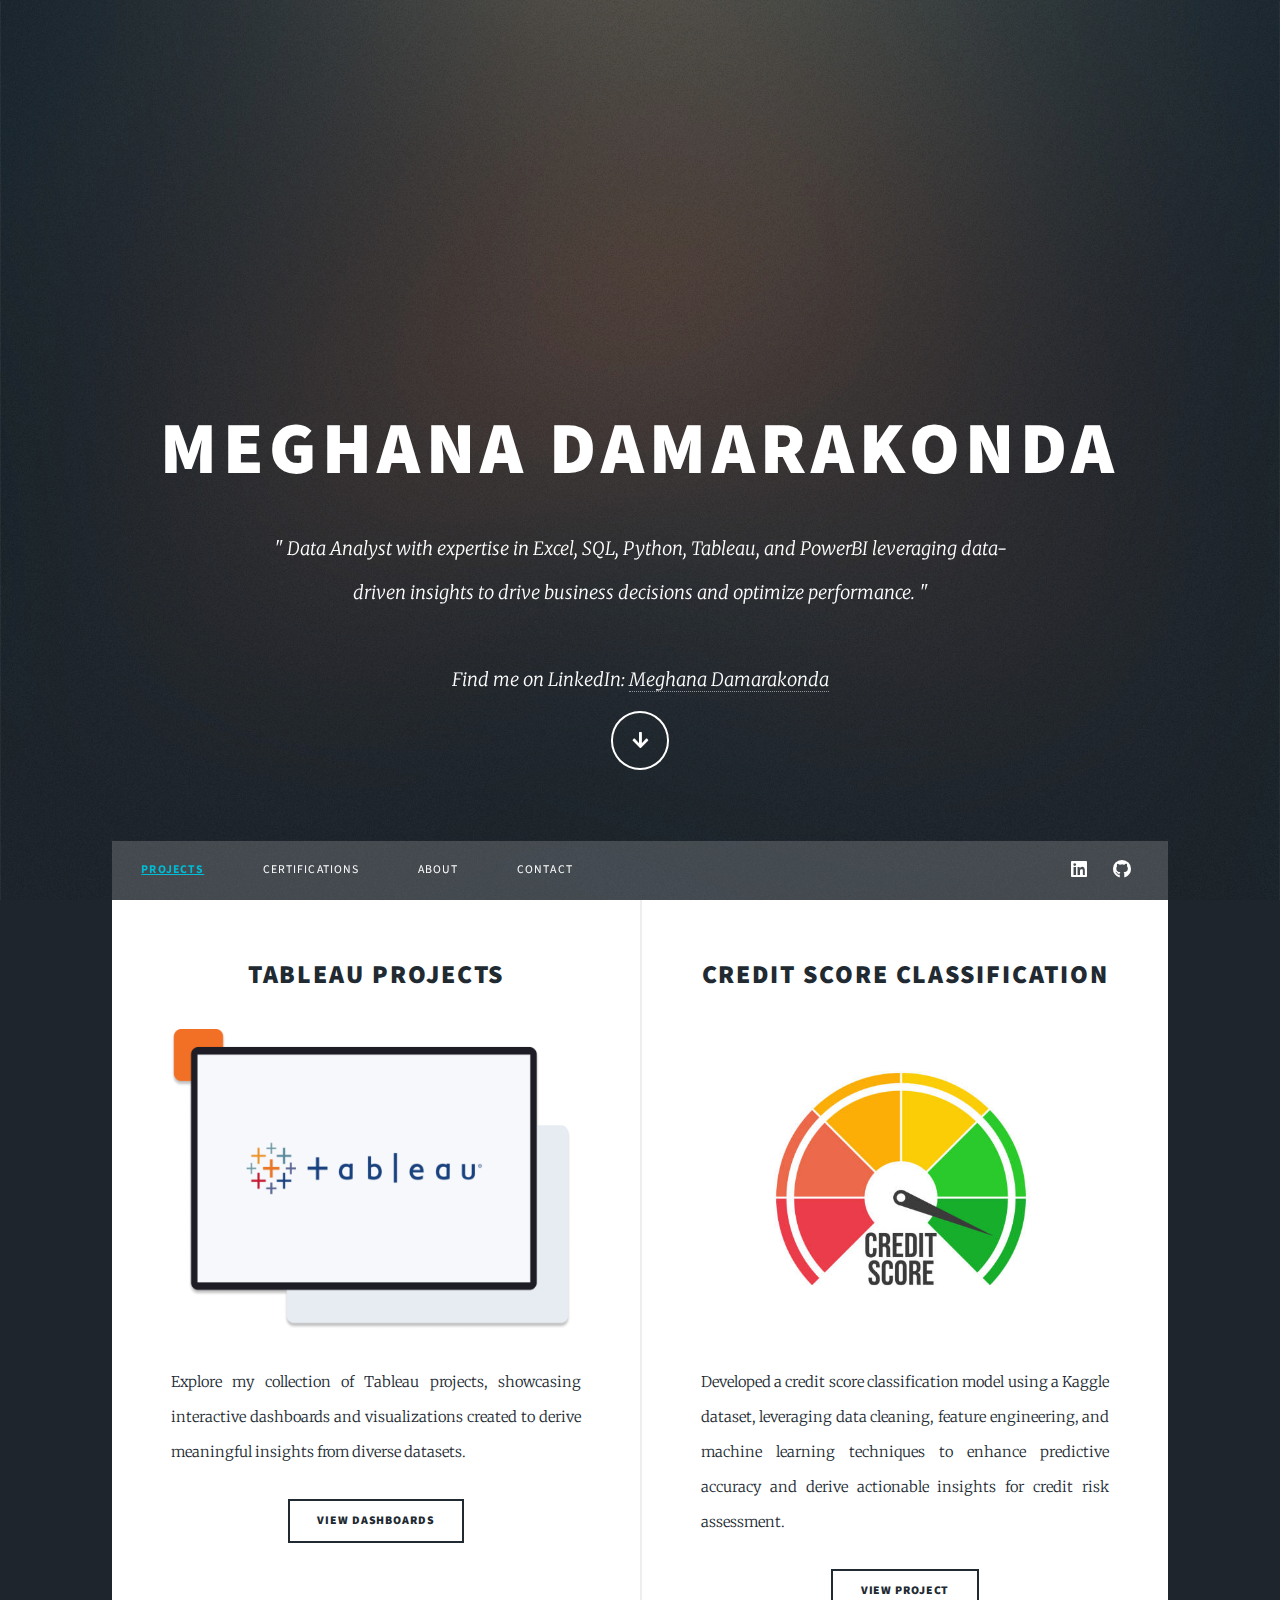
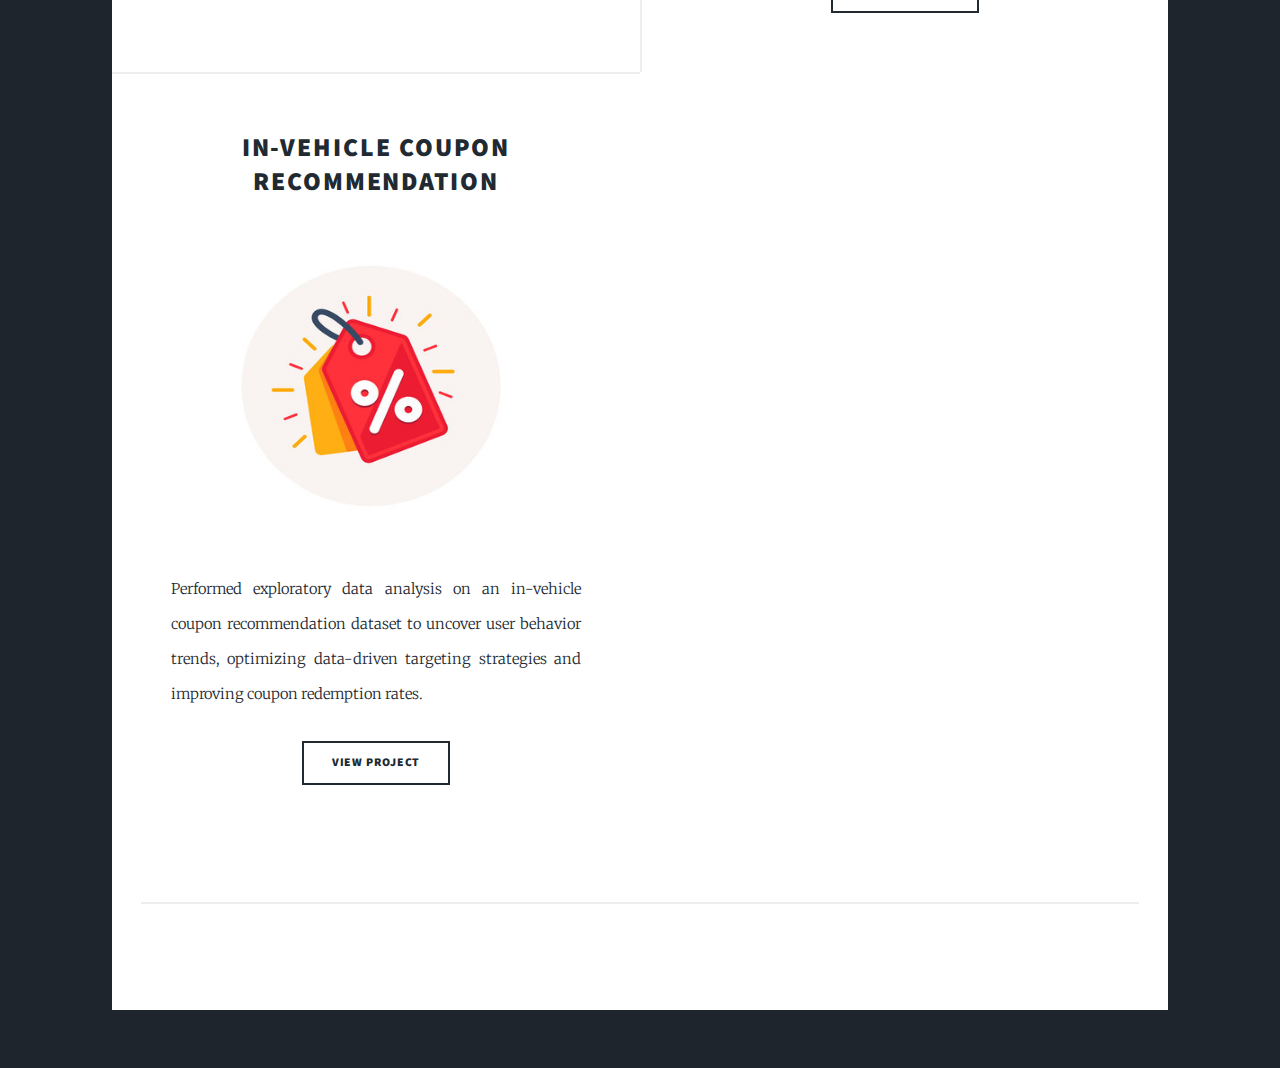
<file: index.html>
<!DOCTYPE HTML>
<!--
	Massively by HTML5 UP
	html5up.net | @ajlkn
	Free for personal and commercial use under the CCA 3.0 license (html5up.net/license)
-->
<html>

<head>
	<title>Meghana Damarakonda Portfolio</title>
	<meta charset="utf-8" />
	<meta name="viewport" content="width=device-width, initial-scale=1, user-scalable=no" />
	<link rel="stylesheet" href="assets/css/main.css" />
	<noscript>
		<link rel="stylesheet" href="assets/css/noscript.css" />
	</noscript>
</head>

<body class="is-preload">

	<!-- Wrapper -->
	<div id="wrapper" class="fade-in">

		<!-- Intro -->
		<div id="intro">
			<h1>Meghana Damarakonda<br /></h1>
			<p style="max-width: 800px; margin: 0 auto; padding: 10px 20px;">
				" Data Analyst with expertise in Excel, SQL, Python, Tableau, and PowerBI leveraging data-driven
				insights
				to drive business decisions and optimize performance. "
				<br /><br />
				Find me on LinkedIn:
				<a href="https://www.linkedin.com/in/meghana-damarakonda/" target="_blank">Meghana Damarakonda</a>
			</p>
			<ul class="actions">
				<li><a href="#header" class="button icon solid solo fa-arrow-down scrolly">Continue</a></li>
			</ul>
		</div>


		<!-- Header -->
		<header id="header">
			<a href="index.html" class="logo">Meghana Damarakonda</a>
		</header>

		<!-- Nav -->
		<nav id="nav">
			<ul class="links">
				<li><a href="index.html" class="nav-link" id="projects-link"
						style="font-weight: normal; text-decoration: none;">Projects</a></li>
				<li><a href="certifications.html" class="nav-link" id="certifications-link"
						style="font-weight: normal; text-decoration: none;">Certifications</a></li>
				<li><a href="About.html" class="nav-link" id="about-link"
						style="font-weight: normal; text-decoration: none;">About</a></li>
				<li><a href="contact.html" class="nav-link" id="contact-link"
						style="font-weight: normal; text-decoration: none;">Contact</a></li>
			</ul>



			<ul class="icons">
				<li><a href="https://www.linkedin.com/in/meghana-damarakonda/" target="_blank"
						class="icon brands alt fa-linkedin"><span class="label">linkedin</span></a></li>
				<li><a href="https://github.com/MeghanaDamarakonda" target="_blank"
						class="icon brands alt fa-github"><span class="label">GitHub</span></a></li>
			</ul>
		</nav>

		<!-- Main -->
		<div id="main">

			<!-- Posts -->

			<section class="posts">


				<article>
					<header>

						<h2><a href="https://public.tableau.com/app/profile/meghana.damarakonda/vizzes"
								target="_blank">Tableau
								Projects<br />
							</a></h2>
					</header>
					<a href="https://public.tableau.com/app/profile/meghana.damarakonda/vizzes" target="_blank"
						class="image fit"><img src="images/Tableau.png" alt=""
							style="width: 400px; height: 300px; border-radius: 8px;" /></a>
					<p>Explore my collection of Tableau projects, showcasing interactive dashboards and
						visualizations created to derive meaningful insights from diverse datasets.</p>
					<ul class="actions special">
						<li><a href="https://public.tableau.com/app/profile/meghana.damarakonda/vizzes" target="_blank"
								class="button">View Dashboards</a></li>
					</ul>
				</article>
				<article>
					<header>
						<h2><a href="https://github.com/MeghanaDamarakonda/credit_score_classification"
								target="_blank">Credit Score
								Classification<br />
							</a></h2>
					</header>
					<a href="https://github.com/MeghanaDamarakonda/credit_score_classification" target="_blank"
						class="image fit"><img src="images/credit score.jpg" alt=""
							style="width: 400px; height: 300px; border-radius: 8px;" /></a>
					<p>Developed a credit score classification model using a Kaggle dataset, leveraging data cleaning,
						feature engineering, and machine learning techniques to enhance predictive accuracy and derive
						actionable insights for credit risk assessment.</p>
					<ul class="actions special">
						<li><a href="https://github.com/MeghanaDamarakonda/credit_score_classification" target="_blank"
								class="button">View Project</a></li>
					</ul>
				</article>

				<article>
					<header>
						<h2><a href="https://github.com/MeghanaDamarakonda/in_vehicle_coupon" target="_blank">In-Vehicle
								Coupon Recommendation<br />
							</a></h2>
					</header>
					<a href="https://github.com/MeghanaDamarakonda/in_vehicle_coupon" target="_blank"
						class="image fit"><img src="images/coup.jpg" alt=""
							style="width: 400px; height: 300px; border-radius: 8px;" /></a>
					<p>Performed exploratory data analysis on an in-vehicle coupon recommendation dataset to uncover
						user behavior trends, optimizing data-driven targeting strategies and improving coupon
						redemption rates.</p>
					<ul class="actions special">
						<li><a href="https://github.com/MeghanaDamarakonda/in_vehicle_coupon" target="_blank"
								class="button">View Project</a></li>
					</ul>
				</article>

			</section>




			<!-- Copyright -->
			<div id="copyright">
				<ul>
					<li>&copy; Untitled</li>
					<li>Design: <a href="https://html5up.net">HTML5 UP</a></li>
				</ul>
			</div>

		</div>





		<!-- Scripts -->
		<script src="assets/js/jquery.min.js"></script>
		<script src="assets/js/jquery.scrollex.min.js"></script>
		<script src="assets/js/jquery.scrolly.min.js"></script>
		<script src="assets/js/browser.min.js"></script>
		<script src="assets/js/breakpoints.min.js"></script>
		<script src="assets/js/util.js"></script>
		<script src="assets/js/main.js"></script>


		<script src="assets/js/script.js"></script>


</body>

</html>
</file>
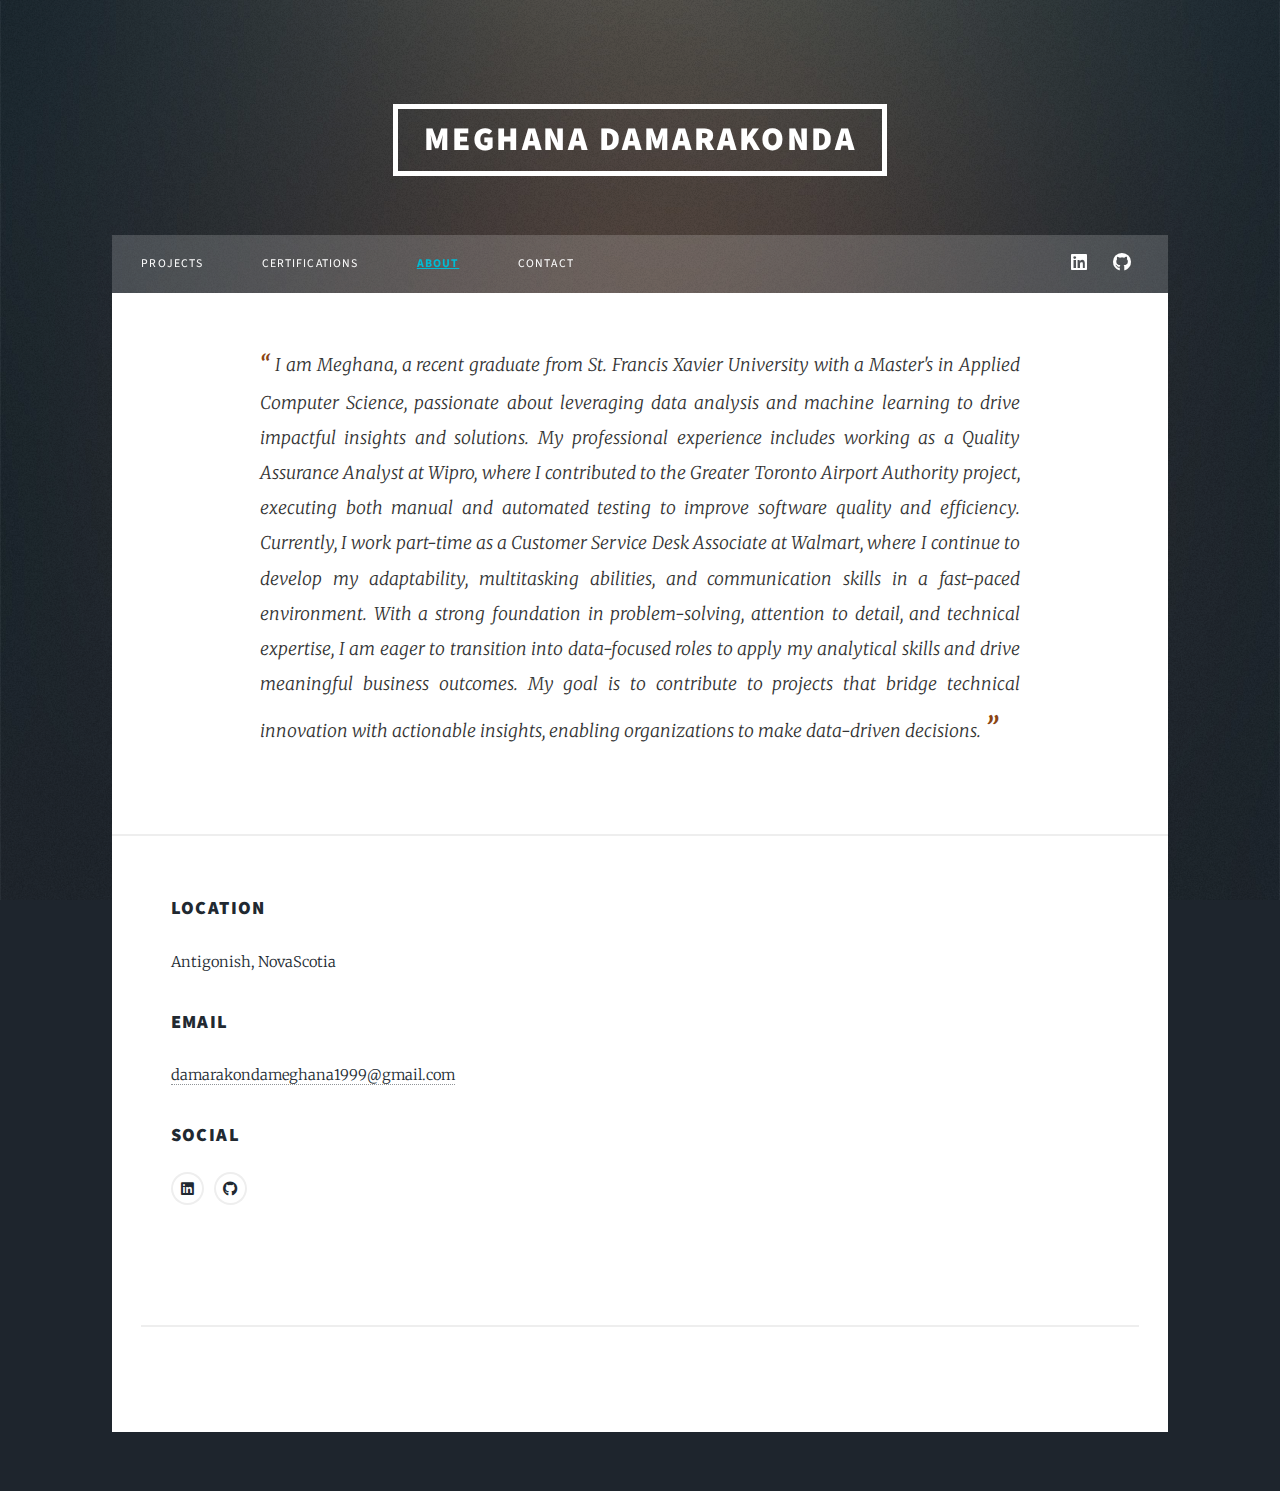
<file: About.html>
<!DOCTYPE HTML>
<!--
	Massively by HTML5 UP
	html5up.net | @ajlkn
	Free for personal and commercial use under the CCA 3.0 license (html5up.net/license)
-->
<html>

<head>
	<title>Elements Reference - Massively by HTML5 UP</title>
	<meta charset="utf-8" />
	<meta name="viewport" content="width=device-width, initial-scale=1, user-scalable=no" />
	<link rel="stylesheet" href="assets/css/main.css" />
	<noscript>
		<link rel="stylesheet" href="assets/css/noscript.css" />
	</noscript>
</head>

<body class="is-preload">

	<!-- Wrapper -->
	<div id="wrapper">

		<!-- Header -->
		<header id="header">
			<a href="index.html" class="logo">Meghana Damarakonda</a>
		</header>

		<!-- Nav -->
		<nav id="nav">
			<ul class="links">
				<li><a href="index.html" class="nav-link" id="projects-link"
						style="font-weight: normal; text-decoration: none;">Projects</a></li>
				<li><a href="certifications.html" class="nav-link" id="certifications-link"
						style="font-weight: normal; text-decoration: none;">Certifications</a></li>
				<li><a href="About.html" class="nav-link" id="about-link"
						style="font-weight: normal; text-decoration: none;">About</a></li>
				<li><a href="contact.html" class="nav-link" id="contact-link"
						style="font-weight: normal; text-decoration: none;">Contact</a></li>
			</ul>
			<ul class="icons">
				<li><a href="https://www.linkedin.com/in/meghana-damarakonda/" target="_blank"
						class="icon brands alt fa-linkedin"><span class="label">linkedin</span></a></li>
				<li><a href="https://github.com/MeghanaDamarakonda" target="_blank"
						class="icon brands alt fa-github"><span class="label">GitHub</span></a></li>
			</ul>
		</nav>

		<!-- Main -->
		<div id="main">

			<section id="about" style="text-align: center; max-width: 800px; margin: 0 auto; padding: 50px 20px;">
				<p style="font-size: 1.2em; line-height: 2.0; color: #333; font-style: italic;">
					<span style="color: #8B4513; font-weight: bold; font-size: 1.2em;">“</span>
					I am Meghana, a recent graduate from St. Francis Xavier University with a Master's in Applied
					Computer Science, passionate about leveraging data analysis and machine learning to drive impactful
					insights and solutions. My professional experience includes working as a Quality Assurance Analyst
					at Wipro, where I contributed to the Greater Toronto Airport Authority project, executing both
					manual and automated testing to improve software quality and efficiency. Currently, I work part-time
					as a Customer Service Desk Associate at Walmart, where I continue to develop my adaptability,
					multitasking abilities, and communication skills in a fast-paced environment. With a strong
					foundation in problem-solving, attention to detail, and technical expertise, I am eager to
					transition into data-focused roles to apply my analytical skills and drive meaningful business
					outcomes. My goal is to contribute to projects that bridge technical innovation with actionable
					insights, enabling organizations to make data-driven decisions.
					<span style="color: #8B4513; font-weight: bold; font-size: 1.5em;">”</span>
				</p>
			</section>




			<section class="split contact">
				<section class="alt">
					<h3>Location</h3>
					<p>
						Antigonish, NovaScotia</p>
				</section>

				<section>
					<h3>Email</h3>
					<p><a href="mailto:damarakondameghana1999@gmail.com"
							target="_blank">damarakondameghana1999@gmail.com</a></p>
				</section>

				<section>
					<h3>Social</h3>
					<ul class="icons alt">
						<li><a href="https://www.linkedin.com/in/meghana-damarakonda/" target="_blank"
								class="icon brands alt fa-linkedin"><span class="label">linkedin</span></a></li>
						<li><a href="https://github.com/MeghanaDamarakonda" target="_blank"
								class="icon brands alt fa-github"><span class="label">GitHub</span></a></li>
					</ul>
				</section>
			</section>

			<!-- Copyright -->
			<div id="copyright">
				<ul>
					<li>&copy; Untitled</li>
					<li>Design: <a href="https://html5up.net">HTML5 UP</a></li>
				</ul>
			</div>

		</div>





		<!-- Scripts -->
		<script src="assets/js/jquery.min.js"></script>
		<script src="assets/js/jquery.scrollex.min.js"></script>
		<script src="assets/js/jquery.scrolly.min.js"></script>
		<script src="assets/js/browser.min.js"></script>
		<script src="assets/js/breakpoints.min.js"></script>
		<script src="assets/js/util.js"></script>
		<script src="assets/js/main.js"></script>

		<script src="assets/js/script.js"></script>


</body>

</html>
</file>
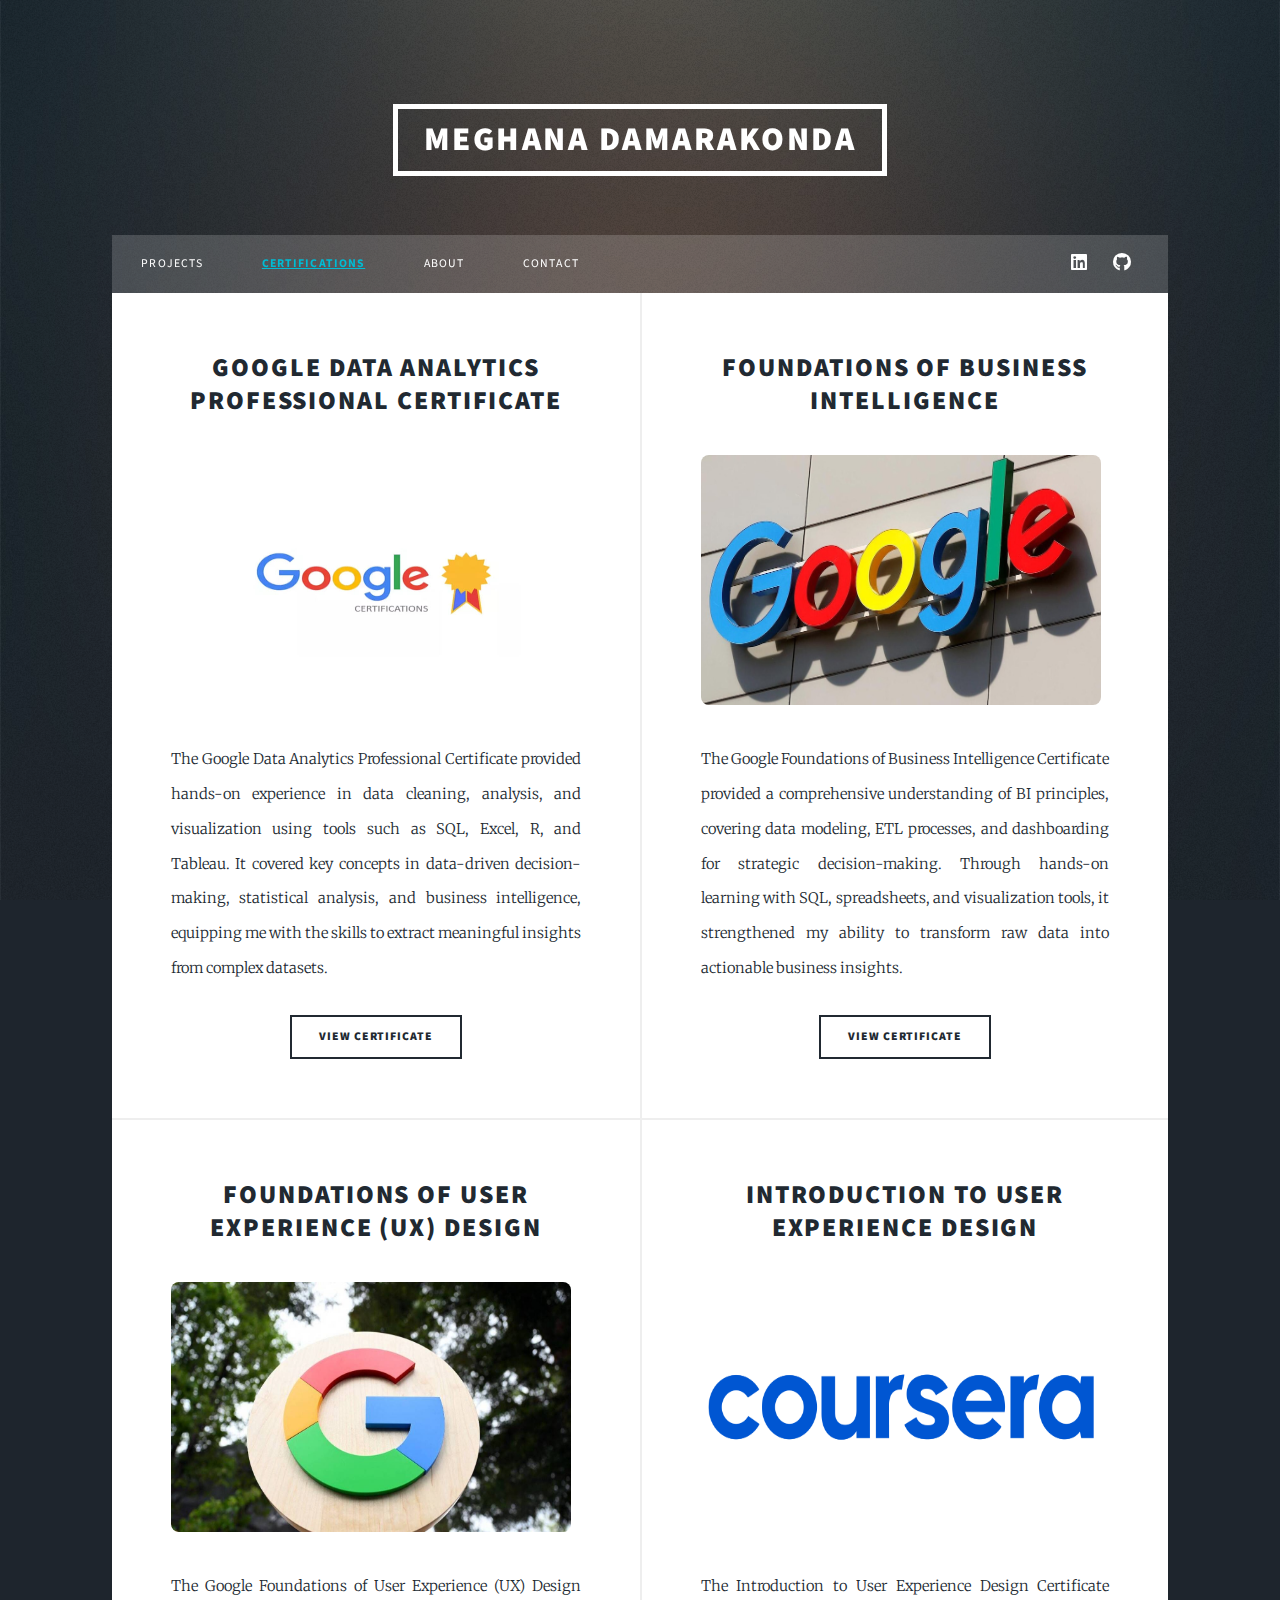
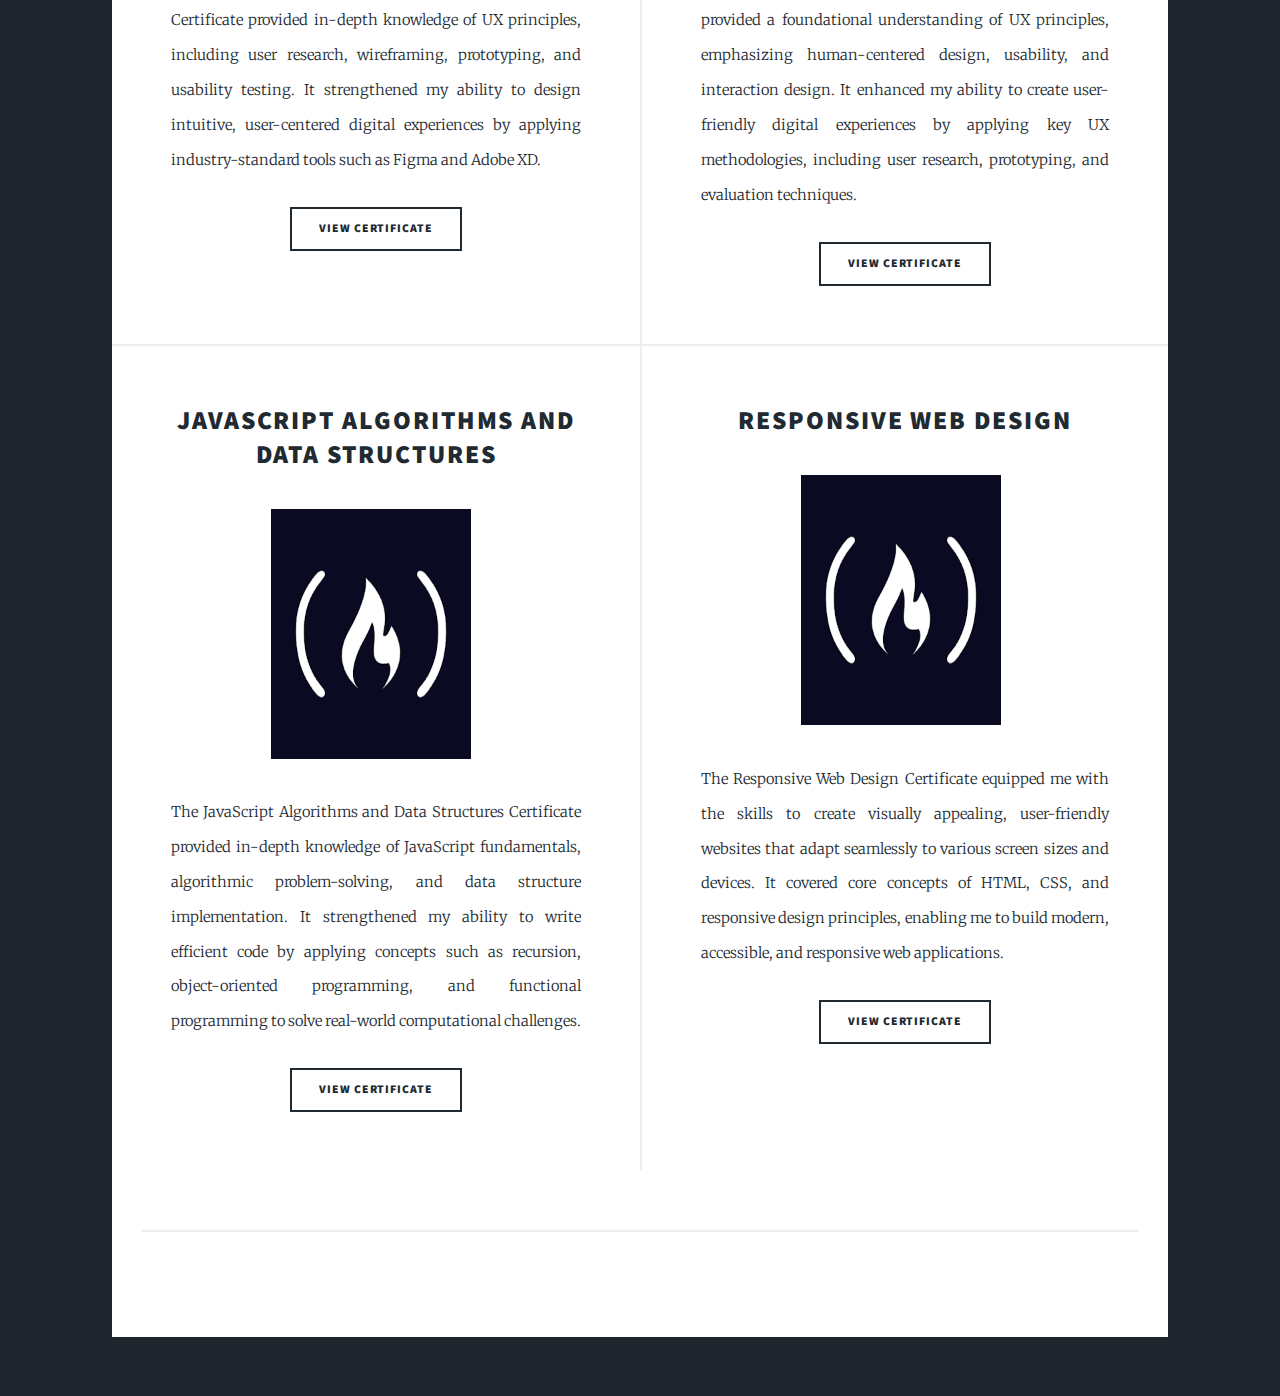
<file: certifications.html>
<!DOCTYPE HTML>
<!--
	Massively by HTML5 UP
	html5up.net | @ajlkn
	Free for personal and commercial use under the CCA 3.0 license (html5up.net/license)
-->
<html>

<head>
	<title>Generic Page - Massively by HTML5 UP</title>
	<meta charset="utf-8" />
	<meta name="viewport" content="width=device-width, initial-scale=1, user-scalable=no" />
	<link rel="stylesheet" href="assets/css/main.css" />
	<noscript>
		<link rel="stylesheet" href="assets/css/noscript.css" />
	</noscript>
</head>

<body class="is-preload">

	<!-- Wrapper -->
	<div id="wrapper">

		<!-- Header -->
		<header id="header">
			<a href="index.html" class="logo">Meghana Damarakonda</a>
		</header>

		<!-- Nav -->
		<nav id="nav">
			<ul class="links">
				<li><a href="index.html" class="nav-link" id="projects-link"
						style="font-weight: normal; text-decoration: none;">Projects</a></li>
				<li><a href="certifications.html" class="nav-link" id="certifications-link"
						style="font-weight: normal; text-decoration: none;">Certifications</a></li>
				<li><a href="About.html" class="nav-link" id="about-link"
						style="font-weight: normal; text-decoration: none;">About</a></li>
				<li><a href="contact.html" class="nav-link" id="contact-link"
						style="font-weight: normal; text-decoration: none;">Contact</a></li>
			</ul>

			<ul class="icons">
				<li><a href="https://www.linkedin.com/in/meghana-damarakonda/" target="_blank"
						class="icon brands alt fa-linkedin"><span class="label">linkedin</span></a></li>
				<li><a href="https://github.com/MeghanaDamarakonda" target="_blank"
						class="icon brands alt fa-github"><span class="label">GitHub</span></a></li>
			</ul>
		</nav>

		<!-- Main -->
		<div id="main">

			<!-- Posts -->

			<section class="posts">
				<article>
					<header>
						<h2><a href="https://www.coursera.org/account/accomplishments/specialization/certificate/KD8KOUPO4QOJ"
								target="_blank">Google
								Data Analytics Professional Certificate<br />
							</a></h2>
					</header>
					<a href="https://www.coursera.org/account/accomplishments/specialization/certificate/KD8KOUPO4QOJ"
						target="_blank" class="image fit"><img src="images/google_da.jpg" alt=""
							style="width: 400px; height: 250px; border-radius: 8px;" />
					</a>
					<p>The Google Data Analytics Professional Certificate provided hands-on experience in data cleaning,
						analysis, and visualization using tools such as SQL, Excel, R, and Tableau. It covered key
						concepts in data-driven decision-making, statistical analysis, and business intelligence,
						equipping me with the skills to extract meaningful insights from complex datasets.</p>
					<ul class="actions special">
						<li><a href="https://www.coursera.org/account/accomplishments/specialization/certificate/KD8KOUPO4QOJ"
								target="_blank" class="button">View Certificate</a></li>
					</ul>
				</article>
				<article>
					<header>

						<h2><a href="https://www.coursera.org/account/accomplishments/certificate/J3P5LCNIZNH5"
								target="_blank">Foundations
								of Business Intelligence<br />
							</a></h2>
					</header>
					<a href="https://www.coursera.org/account/accomplishments/certificate/J3P5LCNIZNH5" target="_blank"
						class="image fit"><img src="images/google_bi.jpg" alt=""
							style="width: 400px; height: 250px; border-radius: 8px;" /></a>
					<p>The Google Foundations of Business Intelligence Certificate provided a comprehensive
						understanding of BI principles, covering data modeling, ETL processes, and dashboarding for
						strategic decision-making. Through hands-on learning with SQL, spreadsheets, and visualization
						tools, it strengthened my ability to transform raw data into actionable business insights.</p>
					<ul class="actions special">
						<li><a href="https://www.coursera.org/account/accomplishments/certificate/J3P5LCNIZNH5"
								target="_blank" class="button">View Certificate</a></li>
					</ul>
				</article>

				<article>
					<header>

						<h2><a href="https://www.coursera.org/account/accomplishments/certificate/TDEPZM5N4CVW"
								target="_blank">Foundations
								of User Experience (UX) Design<br />
							</a></h2>
					</header>
					<a href="https://www.coursera.org/account/accomplishments/certificate/TDEPZM5N4CVW" target="_blank"
						class="image fit"><img src="images/google UX.jpeg" alt=""
							style="width: 400px; height: 250px; border-radius: 8px;" /></a>
					<p>The Google Foundations of User Experience (UX) Design Certificate provided in-depth knowledge
						of UX principles, including user research, wireframing, prototyping, and usability testing. It
						strengthened my ability to design intuitive, user-centered digital experiences by applying
						industry-standard tools such as Figma and Adobe XD.</p>
					<ul class="actions special">
						<li><a href="https://www.coursera.org/account/accomplishments/certificate/TDEPZM5N4CVW"
								target="_blank" class="button">View Certificate</a></li>
					</ul>
				</article>
				<article>
					<header>

						<h2><a href="https://www.coursera.org/account/accomplishments/certificate/2VDQF2NB4JSS"
								target="_blank">Introduction
								to User Experience Design<br />
							</a></h2>
					</header>
					<a href="https://www.coursera.org/account/accomplishments/certificate/2VDQF2NB4JSS" target="_blank"
						class="image fit"><img src="images/UX.png" alt=""
							style="width: 400px; height: 250px; border-radius: 8px;" /></a>
					<p>The Introduction to User Experience Design Certificate
						provided a foundational understanding of UX principles, emphasizing human-centered design,
						usability, and interaction design. It enhanced my ability to create user-friendly digital
						experiences by applying key UX methodologies, including user research, prototyping, and
						evaluation techniques.</p>
					<ul class="actions special">
						<li><a href="https://www.coursera.org/account/accomplishments/certificate/2VDQF2NB4JSS"
								target="_blank" class="button">View Certificate</a></li>
					</ul>
				</article>
				<article>
					<header>

						<h2><a href="https://www.freecodecamp.org/certification/meghana_27/javascript-algorithms-and-data-structures"
								target="_blank">JavaScript
								Algorithms and Data Structures<br />
							</a></h2>
					</header>
					<a href="https://www.freecodecamp.org/certification/meghana_27/javascript-algorithms-and-data-structures"
						target="_blank" class="image fit"><img src="images/FCC_Js.png" alt=""
							style="width: 400px; height: 250px; border-radius: 8px;" /></a>
					<p>The JavaScript Algorithms and Data Structures Certificate provided in-depth
						knowledge of JavaScript fundamentals, algorithmic problem-solving, and data structure
						implementation. It strengthened my ability to write efficient code by applying concepts such as
						recursion, object-oriented programming, and functional programming to solve real-world
						computational challenges.</p>
					<ul class="actions special">
						<li><a href="https://www.freecodecamp.org/certification/meghana_27/javascript-algorithms-and-data-structures"
								target="_blank" class="button">View Certificate</a></li>
					</ul>
				</article>
				<article>
					<header>

						<h2><a href="https://www.freecodecamp.org/certification/meghana_27/responsive-web-design"
								target="_blank">Responsive
								Web Design<br />
							</a></h2>
					</header>
					<a href="https://www.freecodecamp.org/certification/meghana_27/responsive-web-design"
						target="_blank" class="image fit"><img src="images/FCC_Js.png" alt=""
							style="width: 400px; height: 250px; border-radius: 8px;" /></a>
					<p>The Responsive Web Design Certificate equipped me with the skills to create
						visually appealing, user-friendly websites that adapt seamlessly to various screen sizes and
						devices. It covered core concepts of HTML, CSS, and responsive design principles, enabling me to
						build modern, accessible, and responsive web applications.</p>
					<ul class="actions special">
						<li><a href="https://www.freecodecamp.org/certification/meghana_27/responsive-web-design"
								target="_blank" class="button">View Certificate</a></li>
					</ul>
				</article>

			</section>




			<!-- Copyright -->
			<div id="copyright">
				<ul>
					<li>&copy; Untitled</li>
					<li>Design: <a href="https://html5up.net">HTML5 UP</a></li>
				</ul>
			</div>

		</div>





		<!-- Scripts -->
		<script src="assets/js/jquery.min.js"></script>
		<script src="assets/js/jquery.scrollex.min.js"></script>
		<script src="assets/js/jquery.scrolly.min.js"></script>
		<script src="assets/js/browser.min.js"></script>
		<script src="assets/js/breakpoints.min.js"></script>
		<script src="assets/js/util.js"></script>
		<script src="assets/js/main.js"></script>

		<script src="assets/js/script.js"></script>

</body>

</html>
</file>
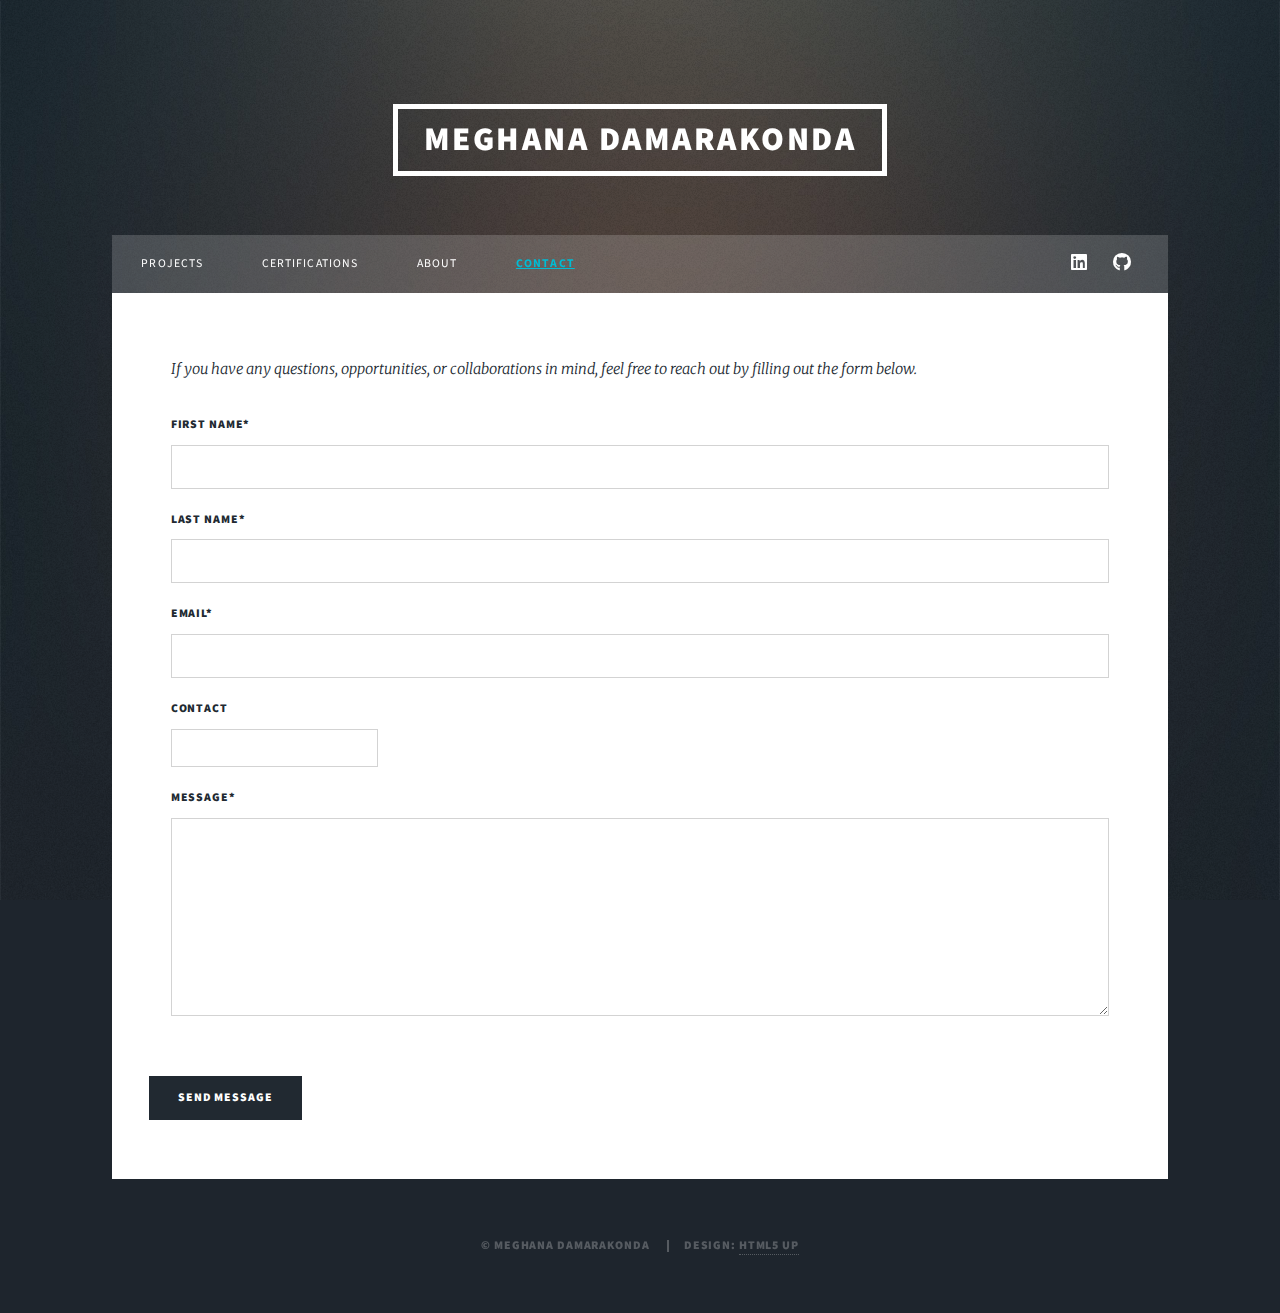
<file: contact.html>
<!DOCTYPE HTML>
<!--
	Massively by HTML5 UP
	html5up.net | @ajlkn
	Free for personal and commercial use under the CCA 3.0 license (html5up.net/license)
-->
<html>

<head>
    <title>Elements Reference - Massively by HTML5 UP</title>
    <meta charset="utf-8" />
    <meta name="viewport" content="width=device-width, initial-scale=1, user-scalable=no" />
    <link rel="stylesheet" href="assets/css/main.css" />
    <noscript>
        <link rel="stylesheet" href="assets/css/noscript.css" />
    </noscript>
</head>

<body class="is-preload">

    <!-- Wrapper -->
    <div id="wrapper">

        <!-- Header -->
        <header id="header">
            <a href="index.html" class="logo">Meghana Damarakonda</a>
        </header>

        <!-- Nav -->
        <nav id="nav">
            <ul class="links">
                <li><a href="index.html" class="nav-link" id="projects-link"
                        style="font-weight: normal; text-decoration: none;">Projects</a></li>
                <li><a href="certifications.html" class="nav-link" id="certifications-link"
                        style="font-weight: normal; text-decoration: none;">Certifications</a></li>
                <li><a href="About.html" class="nav-link" id="about-link"
                        style="font-weight: normal; text-decoration: none;">About</a></li>
                <li><a href="contact.html" class="nav-link" id="contact-link"
                        style="font-weight: normal; text-decoration: none;">Contact</a></li>
            </ul>
            <ul class="icons">
                <li><a href="https://www.linkedin.com/in/meghana-damarakonda/" target="_blank"
                        class="icon brands alt fa-linkedin"><span class="label">linkedin</span></a></li>
                <li><a href="https://github.com/MeghanaDamarakonda" target="_blank"
                        class="icon brands alt fa-github"><span class="label">GitHub</span></a></li>
            </ul>
        </nav>

        <!-- Main -->
        <div id="main">
            <section>
                <p><em>If you have any questions, opportunities, or collaborations in mind, feel free to reach out
                        by
                        filling out the form below.</em></p>

                <form id="contactForm" action="https://formspree.io/f/xbldoggo" method="POST">
                    <div class="fields">

                        <div class="field">
                            <label for="first-name">First Name*</label>
                            <input type="text" name="first-name" id="first-name" style="border: 1px solid #d3d3d3;"
                                required />
                        </div>

                        <div class="field">
                            <label for="last-name">Last Name*</label>
                            <input type="text" name="last-name" id="last-name" style="border: 1px solid #d3d3d3;"
                                required />
                        </div>

                        <div class="field">
                            <label for="email">Email*</label>
                            <input type="email" name="email" id="email" style="border: 1px solid #d3d3d3;" required />
                        </div>

                        <div class="field">
                            <label for="contact">Contact</label>
                            <input type="tel" name="contact" id="contact" style="border: 1px solid #d3d3d3;" />
                        </div>

                        <div class="field">
                            <label for="message">Message*</label>
                            <textarea name="message" id="message" rows="5"
                                style="border: 1px solid #d3d3d3; margin-bottom: 60px;" required></textarea>

                        </div>

                        <div class="actions">
                            <button type="submit" class="button primary">Send Message</button>
                        </div>

                    </div>
                </form>
            </section>
        </div>



        <!-- Copyright -->
        <div id="copyright">
            <ul>
                <li>&copy; Meghana Damarakonda</li>
                <li>Design: <a href="https://html5up.net">HTML5 UP</a></li>
            </ul>
        </div>

    </div>





    <!-- Scripts -->
    <script src="assets/js/jquery.min.js"></script>
    <script src="assets/js/jquery.scrollex.min.js"></script>
    <script src="assets/js/jquery.scrolly.min.js"></script>
    <script src="assets/js/browser.min.js"></script>
    <script src="assets/js/breakpoints.min.js"></script>
    <script src="assets/js/util.js"></script>
    <script src="assets/js/main.js"></script>

    <script>
        document.getElementById("contactForm").addEventListener("submit", function (event) {
            event.preventDefault(); // Prevent default form submission

            let firstName = document.getElementById("first-name").value.trim();
            let lastName = document.getElementById("last-name").value.trim();
            let email = document.getElementById("email").value.trim();
            let message = document.getElementById("message").value.trim();

            if (firstName === "" || lastName === "" || email === "" || message === "") {
                alert("Please fill out the required fields.");
                return;
            }

            // Send the form data using Fetch API
            let formData = new FormData(this);
            fetch(this.action, {
                method: this.method,
                body: formData,
                headers: {
                    'Accept': 'application/json'
                }
            }).then(response => {
                if (response.ok) {
                    alert("Message sent successfully!");
                    document.getElementById("contactForm").reset(); // Clear form fields
                } else {
                    alert("Error sending message. Please try again later.");
                }
            }).catch(error => {
                alert("There was a problem submitting the form.");
            });
        });
    </script>

    <script src="assets/js/script.js"></script>

</body>

</html>
</file>
<file: assets/css/main.css>
@import url(fontawesome-all.min.css);
@import url("https://fonts.googleapis.com/css?family=Merriweather:300,700,300italic,700italic|Source+Sans+Pro:900");

/*
	Massively by HTML5 UP
	html5up.net | @ajlkn
	Free for personal and commercial use under the CCA 3.0 license (html5up.net/license)
*/

html, body, div, span, applet, object,
iframe, h1, h2, h3, h4, h5, h6, p, blockquote,
pre, a, abbr, acronym, address, big, cite,
code, del, dfn, em, img, ins, kbd, q, s, samp,
small, strike, strong, sub, sup, tt, var, b,
u, i, center, dl, dt, dd, ol, ul, li, fieldset,
form, label, legend, table, caption, tbody,
tfoot, thead, tr, th, td, article, aside,
canvas, details, embed, figure, figcaption,
footer, header, hgroup, menu, nav, output, ruby,
section, summary, time, mark, audio, video {
	margin: 0;
	padding: 0;
	border: 0;
	font-size: 100%;
	font: inherit;
	vertical-align: baseline;}

article, aside, details, figcaption, figure,
footer, header, hgroup, menu, nav, section {
	display: block;}

body {
	line-height: 1;
}

ol, ul {
	list-style: none;
}

blockquote, q {
	quotes: none;
}

	blockquote:before, blockquote:after, q:before, q:after {
		content: '';
		content: none;
	}

table {
	border-collapse: collapse;
	border-spacing: 0;
}

body {
	-webkit-text-size-adjust: none;
}

mark {
	background-color: transparent;
	color: inherit;
}

input::-moz-focus-inner {
	border: 0;
	padding: 0;
}

input, select, textarea {
	-moz-appearance: none;
	-webkit-appearance: none;
	-ms-appearance: none;
	appearance: none;
}

/* Basic */

	@-ms-viewport {
		width: device-width;
	}

	body {
		-ms-overflow-style: scrollbar;
	}

	@media screen and (max-width: 480px) {

		html, body {
			min-width: 320px;
		}

	}

	html {
		box-sizing: border-box;
	}

	*, *:before, *:after {
		box-sizing: inherit;
	}

	body {
		background-color: #1e252d;
	}

		body.is-preload *, body.is-preload *:before, body.is-preload *:after {
			-moz-animation: none !important;
			-webkit-animation: none !important;
			-ms-animation: none !important;
			animation: none !important;
			-moz-transition: none !important;
			-webkit-transition: none !important;
			-ms-transition: none !important;
			transition: none !important;
		}

/* Type */

	html {
		font-size: 16pt;
	}

		@media screen and (max-width: 1680px) {

			html {
				font-size: 12pt;
			}

		}

		@media screen and (max-width: 1280px) {

			html {
				font-size: 11pt;
			}

		}

		@media screen and (max-width: 360px) {

			html {
				font-size: 10pt;
			}

		}

	body {
		color: #212931;
	}

	body, input, select, textarea {
		font-family: "Merriweather", Georgia, serif;
		font-weight: 300;
		font-size: 1rem;
		line-height: 2.375;
	}

	a {
		-moz-transition: color 0.2s ease-in-out, background-color 0.2s ease-in-out, border-color 0.2s ease-in-out, box-shadow 0.2s ease-in-out;
		-webkit-transition: color 0.2s ease-in-out, background-color 0.2s ease-in-out, border-color 0.2s ease-in-out, box-shadow 0.2s ease-in-out;
		-ms-transition: color 0.2s ease-in-out, background-color 0.2s ease-in-out, border-color 0.2s ease-in-out, box-shadow 0.2s ease-in-out;
		transition: color 0.2s ease-in-out, background-color 0.2s ease-in-out, border-color 0.2s ease-in-out, box-shadow 0.2s ease-in-out;
		border-bottom: dotted 1px;
		text-decoration: none;
	}

		a:hover {
			border-bottom-color: transparent;
		}

	strong, b {
		font-weight: 600;
	}

	em, i {
		font-style: italic;
	}

	p {
		text-align: justify;
		margin: 0 0 2rem 0;
	}

	h1, h2, h3, h4, h5, h6 {
		font-family: "Source Sans Pro", Helvetica, sans-serif;
		font-weight: 900;
		line-height: 1.5;
		letter-spacing: 0.075em;
		text-transform: uppercase;
		margin: 0 0 1rem 0;
	}

		h1 a, h2 a, h3 a, h4 a, h5 a, h6 a {
			border-bottom: 0;
			color: inherit;
			text-decoration: none;
		}

	h1 {
		font-size: 4rem;
		line-height: 1.1;
		margin: 0 0 2rem 0;
	}

	h2 {
		font-size: 1.75rem;
		line-height: 1.3;
		margin: 0 0 1.5rem 0;
	}

	h3 {
		font-size: 1.25rem;
		margin: 0 0 1.5rem 0;
	}

	h4 {
		font-size: 1rem;
	}

	h5 {
		font-size: 0.9rem;
	}

	h6 {
		font-size: 0.8rem;
	}

	sub {
		font-size: 0.8rem;
		position: relative;
		top: 0.5rem;
	}

	sup {
		font-size: 0.8rem;
		position: relative;
		top: -0.5rem;
	}

	blockquote {
		border-left: solid 4px;
		font-style: italic;
		margin: 0 0 2rem 0;
		padding: 0.5rem 0 0.5rem 2rem;
	}

	code {
		border: solid 2px;
		font-family: "Courier New", monospace;
		font-size: 0.9rem;
		margin: 0 0.25rem;
		padding: 0.25rem 0.65rem;
	}

	pre {
		-webkit-overflow-scrolling: touch;
		font-family: "Courier New", monospace;
		font-size: 0.9rem;
		margin: 0 0 2rem 0;
	}

		pre code {
			display: block;
			line-height: 1.75;
			padding: 1rem 1.5rem;
			overflow-x: auto;
		}

	hr {
		border: 0;
		border-bottom: solid 2px;
		margin: 3rem 0;
	}

		hr.major {
			margin: 5rem 0;
		}

	.align-left {
		text-align: left;
	}

	.align-center {
		text-align: center;
	}

	.align-right {
		text-align: right;
	}

	input, select, textarea {
		color: #212931;
	}

	a {
		color: #212931;
		border-bottom-color: rgba(33, 41, 49, 0.5);
	}

		a:hover {
			border-bottom-color: transparent;
			color: #18bfef !important;
		}

	strong, b {
		color: #212931;
	}

	h1, h2, h3, h4, h5, h6 {
		color: #212931;
	}

	blockquote {
		border-left-color: #eeeeee;
	}

	code {
		background: rgba(220, 220, 220, 0.25);
		border-color: #eeeeee;
	}

	hr {
		border-bottom-color: #eeeeee;
	}

/* Row */

	.row {
		display: flex;
		flex-wrap: wrap;
		box-sizing: border-box;
		align-items: stretch;
	}

		.row > * {
			box-sizing: border-box;
		}

		.row.gtr-uniform > * > :last-child {
			margin-bottom: 0;
		}

		.row.aln-left {
			justify-content: flex-start;
		}

		.row.aln-center {
			justify-content: center;
		}

		.row.aln-right {
			justify-content: flex-end;
		}

		.row.aln-top {
			align-items: flex-start;
		}

		.row.aln-middle {
			align-items: center;
		}

		.row.aln-bottom {
			align-items: flex-end;
		}

		.row > .imp {
			order: -1;
		}

		.row > .col-1 {
			width: 8.33333%;
		}

		.row > .off-1 {
			margin-left: 8.33333%;
		}

		.row > .col-2 {
			width: 16.66667%;
		}

		.row > .off-2 {
			margin-left: 16.66667%;
		}

		.row > .col-3 {
			width: 25%;
		}

		.row > .off-3 {
			margin-left: 25%;
		}

		.row > .col-4 {
			width: 33.33333%;
		}

		.row > .off-4 {
			margin-left: 33.33333%;
		}

		.row > .col-5 {
			width: 41.66667%;
		}

		.row > .off-5 {
			margin-left: 41.66667%;
		}

		.row > .col-6 {
			width: 50%;
		}

		.row > .off-6 {
			margin-left: 50%;
		}

		.row > .col-7 {
			width: 58.33333%;
		}

		.row > .off-7 {
			margin-left: 58.33333%;
		}

		.row > .col-8 {
			width: 66.66667%;
		}

		.row > .off-8 {
			margin-left: 66.66667%;
		}

		.row > .col-9 {
			width: 75%;
		}

		.row > .off-9 {
			margin-left: 75%;
		}

		.row > .col-10 {
			width: 83.33333%;
		}

		.row > .off-10 {
			margin-left: 83.33333%;
		}

		.row > .col-11 {
			width: 91.66667%;
		}

		.row > .off-11 {
			margin-left: 91.66667%;
		}

		.row > .col-12 {
			width: 100%;
		}

		.row > .off-12 {
			margin-left: 100%;
		}

		.row.gtr-0 {
			margin-top: 0;
			margin-left: 0rem;
		}

			.row.gtr-0 > * {
				padding: 0 0 0 0rem;
			}

			.row.gtr-0.gtr-uniform {
				margin-top: 0rem;
			}

				.row.gtr-0.gtr-uniform > * {
					padding-top: 0rem;
				}

		.row.gtr-25 {
			margin-top: 0;
			margin-left: -0.375rem;
		}

			.row.gtr-25 > * {
				padding: 0 0 0 0.375rem;
			}

			.row.gtr-25.gtr-uniform {
				margin-top: -0.375rem;
			}

				.row.gtr-25.gtr-uniform > * {
					padding-top: 0.375rem;
				}

		.row.gtr-50 {
			margin-top: 0;
			margin-left: -0.75rem;
		}

			.row.gtr-50 > * {
				padding: 0 0 0 0.75rem;
			}

			.row.gtr-50.gtr-uniform {
				margin-top: -0.75rem;
			}

				.row.gtr-50.gtr-uniform > * {
					padding-top: 0.75rem;
				}

		.row {
			margin-top: 0;
			margin-left: -1.5rem;
		}

			.row > * {
				padding: 0 0 0 1.5rem;
			}

			.row.gtr-uniform {
				margin-top: -1.5rem;
			}

				.row.gtr-uniform > * {
					padding-top: 1.5rem;
				}

		.row.gtr-150 {
			margin-top: 0;
			margin-left: -2.25rem;
		}

			.row.gtr-150 > * {
				padding: 0 0 0 2.25rem;
			}

			.row.gtr-150.gtr-uniform {
				margin-top: -2.25rem;
			}

				.row.gtr-150.gtr-uniform > * {
					padding-top: 2.25rem;
				}

		.row.gtr-200 {
			margin-top: 0;
			margin-left: -3rem;
		}

			.row.gtr-200 > * {
				padding: 0 0 0 3rem;
			}

			.row.gtr-200.gtr-uniform {
				margin-top: -3rem;
			}

				.row.gtr-200.gtr-uniform > * {
					padding-top: 3rem;
				}

		@media screen and (max-width: 1680px) {

			.row {
				display: flex;
				flex-wrap: wrap;
				box-sizing: border-box;
				align-items: stretch;
			}

				.row > * {
					box-sizing: border-box;
				}

				.row.gtr-uniform > * > :last-child {
					margin-bottom: 0;
				}

				.row.aln-left {
					justify-content: flex-start;
				}

				.row.aln-center {
					justify-content: center;
				}

				.row.aln-right {
					justify-content: flex-end;
				}

				.row.aln-top {
					align-items: flex-start;
				}

				.row.aln-middle {
					align-items: center;
				}

				.row.aln-bottom {
					align-items: flex-end;
				}

				.row > .imp-xlarge {
					order: -1;
				}

				.row > .col-1-xlarge {
					width: 8.33333%;
				}

				.row > .off-1-xlarge {
					margin-left: 8.33333%;
				}

				.row > .col-2-xlarge {
					width: 16.66667%;
				}

				.row > .off-2-xlarge {
					margin-left: 16.66667%;
				}

				.row > .col-3-xlarge {
					width: 25%;
				}

				.row > .off-3-xlarge {
					margin-left: 25%;
				}

				.row > .col-4-xlarge {
					width: 33.33333%;
				}

				.row > .off-4-xlarge {
					margin-left: 33.33333%;
				}

				.row > .col-5-xlarge {
					width: 41.66667%;
				}

				.row > .off-5-xlarge {
					margin-left: 41.66667%;
				}

				.row > .col-6-xlarge {
					width: 50%;
				}

				.row > .off-6-xlarge {
					margin-left: 50%;
				}

				.row > .col-7-xlarge {
					width: 58.33333%;
				}

				.row > .off-7-xlarge {
					margin-left: 58.33333%;
				}

				.row > .col-8-xlarge {
					width: 66.66667%;
				}

				.row > .off-8-xlarge {
					margin-left: 66.66667%;
				}

				.row > .col-9-xlarge {
					width: 75%;
				}

				.row > .off-9-xlarge {
					margin-left: 75%;
				}

				.row > .col-10-xlarge {
					width: 83.33333%;
				}

				.row > .off-10-xlarge {
					margin-left: 83.33333%;
				}

				.row > .col-11-xlarge {
					width: 91.66667%;
				}

				.row > .off-11-xlarge {
					margin-left: 91.66667%;
				}

				.row > .col-12-xlarge {
					width: 100%;
				}

				.row > .off-12-xlarge {
					margin-left: 100%;
				}

				.row.gtr-0 {
					margin-top: 0;
					margin-left: 0rem;
				}

					.row.gtr-0 > * {
						padding: 0 0 0 0rem;
					}

					.row.gtr-0.gtr-uniform {
						margin-top: 0rem;
					}

						.row.gtr-0.gtr-uniform > * {
							padding-top: 0rem;
						}

				.row.gtr-25 {
					margin-top: 0;
					margin-left: -0.375rem;
				}

					.row.gtr-25 > * {
						padding: 0 0 0 0.375rem;
					}

					.row.gtr-25.gtr-uniform {
						margin-top: -0.375rem;
					}

						.row.gtr-25.gtr-uniform > * {
							padding-top: 0.375rem;
						}

				.row.gtr-50 {
					margin-top: 0;
					margin-left: -0.75rem;
				}

					.row.gtr-50 > * {
						padding: 0 0 0 0.75rem;
					}

					.row.gtr-50.gtr-uniform {
						margin-top: -0.75rem;
					}

						.row.gtr-50.gtr-uniform > * {
							padding-top: 0.75rem;
						}

				.row {
					margin-top: 0;
					margin-left: -1.5rem;
				}

					.row > * {
						padding: 0 0 0 1.5rem;
					}

					.row.gtr-uniform {
						margin-top: -1.5rem;
					}

						.row.gtr-uniform > * {
							padding-top: 1.5rem;
						}

				.row.gtr-150 {
					margin-top: 0;
					margin-left: -2.25rem;
				}

					.row.gtr-150 > * {
						padding: 0 0 0 2.25rem;
					}

					.row.gtr-150.gtr-uniform {
						margin-top: -2.25rem;
					}

						.row.gtr-150.gtr-uniform > * {
							padding-top: 2.25rem;
						}

				.row.gtr-200 {
					margin-top: 0;
					margin-left: -3rem;
				}

					.row.gtr-200 > * {
						padding: 0 0 0 3rem;
					}

					.row.gtr-200.gtr-uniform {
						margin-top: -3rem;
					}

						.row.gtr-200.gtr-uniform > * {
							padding-top: 3rem;
						}

		}

		@media screen and (max-width: 1280px) {

			.row {
				display: flex;
				flex-wrap: wrap;
				box-sizing: border-box;
				align-items: stretch;
			}

				.row > * {
					box-sizing: border-box;
				}

				.row.gtr-uniform > * > :last-child {
					margin-bottom: 0;
				}

				.row.aln-left {
					justify-content: flex-start;
				}

				.row.aln-center {
					justify-content: center;
				}

				.row.aln-right {
					justify-content: flex-end;
				}

				.row.aln-top {
					align-items: flex-start;
				}

				.row.aln-middle {
					align-items: center;
				}

				.row.aln-bottom {
					align-items: flex-end;
				}

				.row > .imp-large {
					order: -1;
				}

				.row > .col-1-large {
					width: 8.33333%;
				}

				.row > .off-1-large {
					margin-left: 8.33333%;
				}

				.row > .col-2-large {
					width: 16.66667%;
				}

				.row > .off-2-large {
					margin-left: 16.66667%;
				}

				.row > .col-3-large {
					width: 25%;
				}

				.row > .off-3-large {
					margin-left: 25%;
				}

				.row > .col-4-large {
					width: 33.33333%;
				}

				.row > .off-4-large {
					margin-left: 33.33333%;
				}

				.row > .col-5-large {
					width: 41.66667%;
				}

				.row > .off-5-large {
					margin-left: 41.66667%;
				}

				.row > .col-6-large {
					width: 50%;
				}

				.row > .off-6-large {
					margin-left: 50%;
				}

				.row > .col-7-large {
					width: 58.33333%;
				}

				.row > .off-7-large {
					margin-left: 58.33333%;
				}

				.row > .col-8-large {
					width: 66.66667%;
				}

				.row > .off-8-large {
					margin-left: 66.66667%;
				}

				.row > .col-9-large {
					width: 75%;
				}

				.row > .off-9-large {
					margin-left: 75%;
				}

				.row > .col-10-large {
					width: 83.33333%;
				}

				.row > .off-10-large {
					margin-left: 83.33333%;
				}

				.row > .col-11-large {
					width: 91.66667%;
				}

				.row > .off-11-large {
					margin-left: 91.66667%;
				}

				.row > .col-12-large {
					width: 100%;
				}

				.row > .off-12-large {
					margin-left: 100%;
				}

				.row.gtr-0 {
					margin-top: 0;
					margin-left: 0rem;
				}

					.row.gtr-0 > * {
						padding: 0 0 0 0rem;
					}

					.row.gtr-0.gtr-uniform {
						margin-top: 0rem;
					}

						.row.gtr-0.gtr-uniform > * {
							padding-top: 0rem;
						}

				.row.gtr-25 {
					margin-top: 0;
					margin-left: -0.375rem;
				}

					.row.gtr-25 > * {
						padding: 0 0 0 0.375rem;
					}

					.row.gtr-25.gtr-uniform {
						margin-top: -0.375rem;
					}

						.row.gtr-25.gtr-uniform > * {
							padding-top: 0.375rem;
						}

				.row.gtr-50 {
					margin-top: 0;
					margin-left: -0.75rem;
				}

					.row.gtr-50 > * {
						padding: 0 0 0 0.75rem;
					}

					.row.gtr-50.gtr-uniform {
						margin-top: -0.75rem;
					}

						.row.gtr-50.gtr-uniform > * {
							padding-top: 0.75rem;
						}

				.row {
					margin-top: 0;
					margin-left: -1.5rem;
				}

					.row > * {
						padding: 0 0 0 1.5rem;
					}

					.row.gtr-uniform {
						margin-top: -1.5rem;
					}

						.row.gtr-uniform > * {
							padding-top: 1.5rem;
						}

				.row.gtr-150 {
					margin-top: 0;
					margin-left: -2.25rem;
				}

					.row.gtr-150 > * {
						padding: 0 0 0 2.25rem;
					}

					.row.gtr-150.gtr-uniform {
						margin-top: -2.25rem;
					}

						.row.gtr-150.gtr-uniform > * {
							padding-top: 2.25rem;
						}

				.row.gtr-200 {
					margin-top: 0;
					margin-left: -3rem;
				}

					.row.gtr-200 > * {
						padding: 0 0 0 3rem;
					}

					.row.gtr-200.gtr-uniform {
						margin-top: -3rem;
					}

						.row.gtr-200.gtr-uniform > * {
							padding-top: 3rem;
						}

		}

		@media screen and (max-width: 980px) {

			.row {
				display: flex;
				flex-wrap: wrap;
				box-sizing: border-box;
				align-items: stretch;
			}

				.row > * {
					box-sizing: border-box;
				}

				.row.gtr-uniform > * > :last-child {
					margin-bottom: 0;
				}

				.row.aln-left {
					justify-content: flex-start;
				}

				.row.aln-center {
					justify-content: center;
				}

				.row.aln-right {
					justify-content: flex-end;
				}

				.row.aln-top {
					align-items: flex-start;
				}

				.row.aln-middle {
					align-items: center;
				}

				.row.aln-bottom {
					align-items: flex-end;
				}

				.row > .imp-medium {
					order: -1;
				}

				.row > .col-1-medium {
					width: 8.33333%;
				}

				.row > .off-1-medium {
					margin-left: 8.33333%;
				}

				.row > .col-2-medium {
					width: 16.66667%;
				}

				.row > .off-2-medium {
					margin-left: 16.66667%;
				}

				.row > .col-3-medium {
					width: 25%;
				}

				.row > .off-3-medium {
					margin-left: 25%;
				}

				.row > .col-4-medium {
					width: 33.33333%;
				}

				.row > .off-4-medium {
					margin-left: 33.33333%;
				}

				.row > .col-5-medium {
					width: 41.66667%;
				}

				.row > .off-5-medium {
					margin-left: 41.66667%;
				}

				.row > .col-6-medium {
					width: 50%;
				}

				.row > .off-6-medium {
					margin-left: 50%;
				}

				.row > .col-7-medium {
					width: 58.33333%;
				}

				.row > .off-7-medium {
					margin-left: 58.33333%;
				}

				.row > .col-8-medium {
					width: 66.66667%;
				}

				.row > .off-8-medium {
					margin-left: 66.66667%;
				}

				.row > .col-9-medium {
					width: 75%;
				}

				.row > .off-9-medium {
					margin-left: 75%;
				}

				.row > .col-10-medium {
					width: 83.33333%;
				}

				.row > .off-10-medium {
					margin-left: 83.33333%;
				}

				.row > .col-11-medium {
					width: 91.66667%;
				}

				.row > .off-11-medium {
					margin-left: 91.66667%;
				}

				.row > .col-12-medium {
					width: 100%;
				}

				.row > .off-12-medium {
					margin-left: 100%;
				}

				.row.gtr-0 {
					margin-top: 0;
					margin-left: 0rem;
				}

					.row.gtr-0 > * {
						padding: 0 0 0 0rem;
					}

					.row.gtr-0.gtr-uniform {
						margin-top: 0rem;
					}

						.row.gtr-0.gtr-uniform > * {
							padding-top: 0rem;
						}

				.row.gtr-25 {
					margin-top: 0;
					margin-left: -0.375rem;
				}

					.row.gtr-25 > * {
						padding: 0 0 0 0.375rem;
					}

					.row.gtr-25.gtr-uniform {
						margin-top: -0.375rem;
					}

						.row.gtr-25.gtr-uniform > * {
							padding-top: 0.375rem;
						}

				.row.gtr-50 {
					margin-top: 0;
					margin-left: -0.75rem;
				}

					.row.gtr-50 > * {
						padding: 0 0 0 0.75rem;
					}

					.row.gtr-50.gtr-uniform {
						margin-top: -0.75rem;
					}

						.row.gtr-50.gtr-uniform > * {
							padding-top: 0.75rem;
						}

				.row {
					margin-top: 0;
					margin-left: -1.5rem;
				}

					.row > * {
						padding: 0 0 0 1.5rem;
					}

					.row.gtr-uniform {
						margin-top: -1.5rem;
					}

						.row.gtr-uniform > * {
							padding-top: 1.5rem;
						}

				.row.gtr-150 {
					margin-top: 0;
					margin-left: -2.25rem;
				}

					.row.gtr-150 > * {
						padding: 0 0 0 2.25rem;
					}

					.row.gtr-150.gtr-uniform {
						margin-top: -2.25rem;
					}

						.row.gtr-150.gtr-uniform > * {
							padding-top: 2.25rem;
						}

				.row.gtr-200 {
					margin-top: 0;
					margin-left: -3rem;
				}

					.row.gtr-200 > * {
						padding: 0 0 0 3rem;
					}

					.row.gtr-200.gtr-uniform {
						margin-top: -3rem;
					}

						.row.gtr-200.gtr-uniform > * {
							padding-top: 3rem;
						}

		}

		@media screen and (max-width: 736px) {

			.row {
				display: flex;
				flex-wrap: wrap;
				box-sizing: border-box;
				align-items: stretch;
			}

				.row > * {
					box-sizing: border-box;
				}

				.row.gtr-uniform > * > :last-child {
					margin-bottom: 0;
				}

				.row.aln-left {
					justify-content: flex-start;
				}

				.row.aln-center {
					justify-content: center;
				}

				.row.aln-right {
					justify-content: flex-end;
				}

				.row.aln-top {
					align-items: flex-start;
				}

				.row.aln-middle {
					align-items: center;
				}

				.row.aln-bottom {
					align-items: flex-end;
				}

				.row > .imp-small {
					order: -1;
				}

				.row > .col-1-small {
					width: 8.33333%;
				}

				.row > .off-1-small {
					margin-left: 8.33333%;
				}

				.row > .col-2-small {
					width: 16.66667%;
				}

				.row > .off-2-small {
					margin-left: 16.66667%;
				}

				.row > .col-3-small {
					width: 25%;
				}

				.row > .off-3-small {
					margin-left: 25%;
				}

				.row > .col-4-small {
					width: 33.33333%;
				}

				.row > .off-4-small {
					margin-left: 33.33333%;
				}

				.row > .col-5-small {
					width: 41.66667%;
				}

				.row > .off-5-small {
					margin-left: 41.66667%;
				}

				.row > .col-6-small {
					width: 50%;
				}

				.row > .off-6-small {
					margin-left: 50%;
				}

				.row > .col-7-small {
					width: 58.33333%;
				}

				.row > .off-7-small {
					margin-left: 58.33333%;
				}

				.row > .col-8-small {
					width: 66.66667%;
				}

				.row > .off-8-small {
					margin-left: 66.66667%;
				}

				.row > .col-9-small {
					width: 75%;
				}

				.row > .off-9-small {
					margin-left: 75%;
				}

				.row > .col-10-small {
					width: 83.33333%;
				}

				.row > .off-10-small {
					margin-left: 83.33333%;
				}

				.row > .col-11-small {
					width: 91.66667%;
				}

				.row > .off-11-small {
					margin-left: 91.66667%;
				}

				.row > .col-12-small {
					width: 100%;
				}

				.row > .off-12-small {
					margin-left: 100%;
				}

				.row.gtr-0 {
					margin-top: 0;
					margin-left: 0rem;
				}

					.row.gtr-0 > * {
						padding: 0 0 0 0rem;
					}

					.row.gtr-0.gtr-uniform {
						margin-top: 0rem;
					}

						.row.gtr-0.gtr-uniform > * {
							padding-top: 0rem;
						}

				.row.gtr-25 {
					margin-top: 0;
					margin-left: -0.375rem;
				}

					.row.gtr-25 > * {
						padding: 0 0 0 0.375rem;
					}

					.row.gtr-25.gtr-uniform {
						margin-top: -0.375rem;
					}

						.row.gtr-25.gtr-uniform > * {
							padding-top: 0.375rem;
						}

				.row.gtr-50 {
					margin-top: 0;
					margin-left: -0.75rem;
				}

					.row.gtr-50 > * {
						padding: 0 0 0 0.75rem;
					}

					.row.gtr-50.gtr-uniform {
						margin-top: -0.75rem;
					}

						.row.gtr-50.gtr-uniform > * {
							padding-top: 0.75rem;
						}

				.row {
					margin-top: 0;
					margin-left: -1.5rem;
				}

					.row > * {
						padding: 0 0 0 1.5rem;
					}

					.row.gtr-uniform {
						margin-top: -1.5rem;
					}

						.row.gtr-uniform > * {
							padding-top: 1.5rem;
						}

				.row.gtr-150 {
					margin-top: 0;
					margin-left: -2.25rem;
				}

					.row.gtr-150 > * {
						padding: 0 0 0 2.25rem;
					}

					.row.gtr-150.gtr-uniform {
						margin-top: -2.25rem;
					}

						.row.gtr-150.gtr-uniform > * {
							padding-top: 2.25rem;
						}

				.row.gtr-200 {
					margin-top: 0;
					margin-left: -3rem;
				}

					.row.gtr-200 > * {
						padding: 0 0 0 3rem;
					}

					.row.gtr-200.gtr-uniform {
						margin-top: -3rem;
					}

						.row.gtr-200.gtr-uniform > * {
							padding-top: 3rem;
						}

		}

		@media screen and (max-width: 480px) {

			.row {
				display: flex;
				flex-wrap: wrap;
				box-sizing: border-box;
				align-items: stretch;
			}

				.row > * {
					box-sizing: border-box;
				}

				.row.gtr-uniform > * > :last-child {
					margin-bottom: 0;
				}

				.row.aln-left {
					justify-content: flex-start;
				}

				.row.aln-center {
					justify-content: center;
				}

				.row.aln-right {
					justify-content: flex-end;
				}

				.row.aln-top {
					align-items: flex-start;
				}

				.row.aln-middle {
					align-items: center;
				}

				.row.aln-bottom {
					align-items: flex-end;
				}

				.row > .imp-xsmall {
					order: -1;
				}

				.row > .col-1-xsmall {
					width: 8.33333%;
				}

				.row > .off-1-xsmall {
					margin-left: 8.33333%;
				}

				.row > .col-2-xsmall {
					width: 16.66667%;
				}

				.row > .off-2-xsmall {
					margin-left: 16.66667%;
				}

				.row > .col-3-xsmall {
					width: 25%;
				}

				.row > .off-3-xsmall {
					margin-left: 25%;
				}

				.row > .col-4-xsmall {
					width: 33.33333%;
				}

				.row > .off-4-xsmall {
					margin-left: 33.33333%;
				}

				.row > .col-5-xsmall {
					width: 41.66667%;
				}

				.row > .off-5-xsmall {
					margin-left: 41.66667%;
				}

				.row > .col-6-xsmall {
					width: 50%;
				}

				.row > .off-6-xsmall {
					margin-left: 50%;
				}

				.row > .col-7-xsmall {
					width: 58.33333%;
				}

				.row > .off-7-xsmall {
					margin-left: 58.33333%;
				}

				.row > .col-8-xsmall {
					width: 66.66667%;
				}

				.row > .off-8-xsmall {
					margin-left: 66.66667%;
				}

				.row > .col-9-xsmall {
					width: 75%;
				}

				.row > .off-9-xsmall {
					margin-left: 75%;
				}

				.row > .col-10-xsmall {
					width: 83.33333%;
				}

				.row > .off-10-xsmall {
					margin-left: 83.33333%;
				}

				.row > .col-11-xsmall {
					width: 91.66667%;
				}

				.row > .off-11-xsmall {
					margin-left: 91.66667%;
				}

				.row > .col-12-xsmall {
					width: 100%;
				}

				.row > .off-12-xsmall {
					margin-left: 100%;
				}

				.row.gtr-0 {
					margin-top: 0;
					margin-left: 0rem;
				}

					.row.gtr-0 > * {
						padding: 0 0 0 0rem;
					}

					.row.gtr-0.gtr-uniform {
						margin-top: 0rem;
					}

						.row.gtr-0.gtr-uniform > * {
							padding-top: 0rem;
						}

				.row.gtr-25 {
					margin-top: 0;
					margin-left: -0.375rem;
				}

					.row.gtr-25 > * {
						padding: 0 0 0 0.375rem;
					}

					.row.gtr-25.gtr-uniform {
						margin-top: -0.375rem;
					}

						.row.gtr-25.gtr-uniform > * {
							padding-top: 0.375rem;
						}

				.row.gtr-50 {
					margin-top: 0;
					margin-left: -0.75rem;
				}

					.row.gtr-50 > * {
						padding: 0 0 0 0.75rem;
					}

					.row.gtr-50.gtr-uniform {
						margin-top: -0.75rem;
					}

						.row.gtr-50.gtr-uniform > * {
							padding-top: 0.75rem;
						}

				.row {
					margin-top: 0;
					margin-left: -1.5rem;
				}

					.row > * {
						padding: 0 0 0 1.5rem;
					}

					.row.gtr-uniform {
						margin-top: -1.5rem;
					}

						.row.gtr-uniform > * {
							padding-top: 1.5rem;
						}

				.row.gtr-150 {
					margin-top: 0;
					margin-left: -2.25rem;
				}

					.row.gtr-150 > * {
						padding: 0 0 0 2.25rem;
					}

					.row.gtr-150.gtr-uniform {
						margin-top: -2.25rem;
					}

						.row.gtr-150.gtr-uniform > * {
							padding-top: 2.25rem;
						}

				.row.gtr-200 {
					margin-top: 0;
					margin-left: -3rem;
				}

					.row.gtr-200 > * {
						padding: 0 0 0 3rem;
					}

					.row.gtr-200.gtr-uniform {
						margin-top: -3rem;
					}

						.row.gtr-200.gtr-uniform > * {
							padding-top: 3rem;
						}

		}

		@media screen and (max-width: 360px) {

			.row {
				display: flex;
				flex-wrap: wrap;
				box-sizing: border-box;
				align-items: stretch;
			}

				.row > * {
					box-sizing: border-box;
				}

				.row.gtr-uniform > * > :last-child {
					margin-bottom: 0;
				}

				.row.aln-left {
					justify-content: flex-start;
				}

				.row.aln-center {
					justify-content: center;
				}

				.row.aln-right {
					justify-content: flex-end;
				}

				.row.aln-top {
					align-items: flex-start;
				}

				.row.aln-middle {
					align-items: center;
				}

				.row.aln-bottom {
					align-items: flex-end;
				}

				.row > .imp-xxsmall {
					order: -1;
				}

				.row > .col-1-xxsmall {
					width: 8.33333%;
				}

				.row > .off-1-xxsmall {
					margin-left: 8.33333%;
				}

				.row > .col-2-xxsmall {
					width: 16.66667%;
				}

				.row > .off-2-xxsmall {
					margin-left: 16.66667%;
				}

				.row > .col-3-xxsmall {
					width: 25%;
				}

				.row > .off-3-xxsmall {
					margin-left: 25%;
				}

				.row > .col-4-xxsmall {
					width: 33.33333%;
				}

				.row > .off-4-xxsmall {
					margin-left: 33.33333%;
				}

				.row > .col-5-xxsmall {
					width: 41.66667%;
				}

				.row > .off-5-xxsmall {
					margin-left: 41.66667%;
				}

				.row > .col-6-xxsmall {
					width: 50%;
				}

				.row > .off-6-xxsmall {
					margin-left: 50%;
				}

				.row > .col-7-xxsmall {
					width: 58.33333%;
				}

				.row > .off-7-xxsmall {
					margin-left: 58.33333%;
				}

				.row > .col-8-xxsmall {
					width: 66.66667%;
				}

				.row > .off-8-xxsmall {
					margin-left: 66.66667%;
				}

				.row > .col-9-xxsmall {
					width: 75%;
				}

				.row > .off-9-xxsmall {
					margin-left: 75%;
				}

				.row > .col-10-xxsmall {
					width: 83.33333%;
				}

				.row > .off-10-xxsmall {
					margin-left: 83.33333%;
				}

				.row > .col-11-xxsmall {
					width: 91.66667%;
				}

				.row > .off-11-xxsmall {
					margin-left: 91.66667%;
				}

				.row > .col-12-xxsmall {
					width: 100%;
				}

				.row > .off-12-xxsmall {
					margin-left: 100%;
				}

				.row.gtr-0 {
					margin-top: 0;
					margin-left: 0rem;
				}

					.row.gtr-0 > * {
						padding: 0 0 0 0rem;
					}

					.row.gtr-0.gtr-uniform {
						margin-top: 0rem;
					}

						.row.gtr-0.gtr-uniform > * {
							padding-top: 0rem;
						}

				.row.gtr-25 {
					margin-top: 0;
					margin-left: -0.375rem;
				}

					.row.gtr-25 > * {
						padding: 0 0 0 0.375rem;
					}

					.row.gtr-25.gtr-uniform {
						margin-top: -0.375rem;
					}

						.row.gtr-25.gtr-uniform > * {
							padding-top: 0.375rem;
						}

				.row.gtr-50 {
					margin-top: 0;
					margin-left: -0.75rem;
				}

					.row.gtr-50 > * {
						padding: 0 0 0 0.75rem;
					}

					.row.gtr-50.gtr-uniform {
						margin-top: -0.75rem;
					}

						.row.gtr-50.gtr-uniform > * {
							padding-top: 0.75rem;
						}

				.row {
					margin-top: 0;
					margin-left: -1.5rem;
				}

					.row > * {
						padding: 0 0 0 1.5rem;
					}

					.row.gtr-uniform {
						margin-top: -1.5rem;
					}

						.row.gtr-uniform > * {
							padding-top: 1.5rem;
						}

				.row.gtr-150 {
					margin-top: 0;
					margin-left: -2.25rem;
				}

					.row.gtr-150 > * {
						padding: 0 0 0 2.25rem;
					}

					.row.gtr-150.gtr-uniform {
						margin-top: -2.25rem;
					}

						.row.gtr-150.gtr-uniform > * {
							padding-top: 2.25rem;
						}

				.row.gtr-200 {
					margin-top: 0;
					margin-left: -3rem;
				}

					.row.gtr-200 > * {
						padding: 0 0 0 3rem;
					}

					.row.gtr-200.gtr-uniform {
						margin-top: -3rem;
					}

						.row.gtr-200.gtr-uniform > * {
							padding-top: 3rem;
						}

		}

/* Box */

	.box {
		border: solid 2px;
		margin-bottom: 2rem;
		padding: 1.5rem;
	}

		.box > :last-child,
		.box > :last-child > :last-child,
		.box > :last-child > :last-child > :last-child {
			margin-bottom: 0;
		}

		.box.alt {
			border: 0;
			border-radius: 0;
			padding: 0;
		}

	.box {
		border-color: #eeeeee;
	}

/* Button */

	input[type="submit"],
	input[type="reset"],
	input[type="button"],
	button,
	.button {
		-moz-appearance: none;
		-webkit-appearance: none;
		-ms-appearance: none;
		appearance: none;
		-moz-transition: background-color 0.2s ease-in-out, box-shadow 0.2s ease-in-out, color 0.2s ease-in-out;
		-webkit-transition: background-color 0.2s ease-in-out, box-shadow 0.2s ease-in-out, color 0.2s ease-in-out;
		-ms-transition: background-color 0.2s ease-in-out, box-shadow 0.2s ease-in-out, color 0.2s ease-in-out;
		transition: background-color 0.2s ease-in-out, box-shadow 0.2s ease-in-out, color 0.2s ease-in-out;
		border: 0;
		border-radius: 0;
		cursor: pointer;
		display: inline-block;
		font-family: "Source Sans Pro", Helvetica, sans-serif;
		font-size: 0.8rem;
		font-weight: 900;
		letter-spacing: 0.075em;
		height: 3rem;
		line-height: 3rem;
		padding: 0 2rem;
		text-align: center;
		text-decoration: none;
		text-transform: uppercase;
		white-space: nowrap;
	}

		input[type="submit"].icon:before,
		input[type="reset"].icon:before,
		input[type="button"].icon:before,
		button.icon:before,
		.button.icon:before {
			margin-right: 0.5rem;
		}

		input[type="submit"].icon.solo,
		input[type="reset"].icon.solo,
		input[type="button"].icon.solo,
		button.icon.solo,
		.button.icon.solo {
			position: relative;
			width: 4rem;
			height: 4rem;
			line-height: 4rem;
			border-radius: 4rem;
			text-indent: 4rem;
			overflow: hidden;
			padding: 0;
			white-space: nowrap;
		}

			input[type="submit"].icon.solo:before,
			input[type="reset"].icon.solo:before,
			input[type="button"].icon.solo:before,
			button.icon.solo:before,
			.button.icon.solo:before {
				position: absolute;
				display: block;
				top: 0;
				left: 0;
				width: inherit;
				height: inherit;
				line-height: inherit;
				font-size: 1.25rem;
				margin-right: 0;
				text-align: center;
				text-indent: 0;
			}

		input[type="submit"].fit,
		input[type="reset"].fit,
		input[type="button"].fit,
		button.fit,
		.button.fit {
			width: 100%;
		}

		input[type="submit"].small,
		input[type="reset"].small,
		input[type="button"].small,
		button.small,
		.button.small {
			font-size: 0.7rem;
			height: 2.5rem;
			line-height: 2.5rem;
			padding: 0 1.5rem;
		}

		input[type="submit"].large,
		input[type="reset"].large,
		input[type="button"].large,
		button.large,
		.button.large {
			font-size: 0.9rem;
			height: 3.5rem;
			line-height: 3.5rem;
			padding: 0 2.75rem;
		}

		@media screen and (max-width: 980px) {

			input[type="submit"],
			input[type="reset"],
			input[type="button"],
			button,
			.button {
				font-size: 0.9rem;
				height: 3.25rem;
				line-height: 3.25rem;
			}

				input[type="submit"].large,
				input[type="reset"].large,
				input[type="button"].large,
				button.large,
				.button.large {
					font-size: 1rem;
					height: 3.75rem;
					line-height: 3.75rem;
				}

		}

		input[type="submit"].disabled, input[type="submit"]:disabled,
		input[type="reset"].disabled,
		input[type="reset"]:disabled,
		input[type="button"].disabled,
		input[type="button"]:disabled,
		button.disabled,
		button:disabled,
		.button.disabled,
		.button:disabled {
			pointer-events: none;
			opacity: 0.25;
		}

	input[type="submit"],
	input[type="reset"],
	input[type="button"],
	button,
	.button {
		background-color: transparent;
		box-shadow: inset 0 0 0 2px #212931;
		color: #212931 !important;
	}

		input[type="submit"]:hover,
		input[type="reset"]:hover,
		input[type="button"]:hover,
		button:hover,
		.button:hover {
			box-shadow: inset 0 0 0 2px #18bfef;
			color: #18bfef !important;
		}

		input[type="submit"].primary,
		input[type="reset"].primary,
		input[type="button"].primary,
		button.primary,
		.button.primary {
			background-color: #212931;
			box-shadow: none;
			color: #ffffff !important;
		}

			input[type="submit"].primary:hover,
			input[type="reset"].primary:hover,
			input[type="button"].primary:hover,
			button.primary:hover,
			.button.primary:hover {
				background-color: #18bfef;
			}

/* Form */

	form {
		margin: 0 0 2rem 0;
	}

		form > :last-child {
			margin-bottom: 0;
		}

		form > .fields {
			display: -moz-flex;
			display: -webkit-flex;
			display: -ms-flex;
			display: flex;
			-moz-flex-wrap: wrap;
			-webkit-flex-wrap: wrap;
			-ms-flex-wrap: wrap;
			flex-wrap: wrap;
			width: calc(100% + 3rem);
			margin: -1.5rem 0 2rem -1.5rem;
		}

			form > .fields > .field {
				-moz-flex-grow: 0;
				-webkit-flex-grow: 0;
				-ms-flex-grow: 0;
				flex-grow: 0;
				-moz-flex-shrink: 0;
				-webkit-flex-shrink: 0;
				-ms-flex-shrink: 0;
				flex-shrink: 0;
				padding: 1.5rem 0 0 1.5rem;
				width: calc(100% - 1.5rem);
			}

				form > .fields > .field.half {
					width: calc(50% - 0.75rem);
				}

				form > .fields > .field.third {
					width: calc(100%/3 - 0.5rem);
				}

				form > .fields > .field.quarter {
					width: calc(25% - 0.375rem);
				}

		@media screen and (max-width: 480px) {

			form > .fields {
				width: calc(100% + 3rem);
				margin: -1.5rem 0 2rem -1.5rem;
			}

				form > .fields > .field {
					padding: 1.5rem 0 0 1.5rem;
					width: calc(100% - 1.5rem);
				}

					form > .fields > .field.half {
						width: calc(100% - 1.5rem);
					}

					form > .fields > .field.third {
						width: calc(100% - 1.5rem);
					}

					form > .fields > .field.quarter {
						width: calc(100% - 1.5rem);
					}

		}

	label {
		display: block;
		font-family: "Source Sans Pro", Helvetica, sans-serif;
		font-weight: 900;
		line-height: 1.5;
		letter-spacing: 0.075em;
		font-size: 0.8rem;
		text-transform: uppercase;
		margin: 0 0 0.75rem 0;
	}

		@media screen and (max-width: 980px) {

			label {
				font-size: 0.9rem;
			}

		}

	input[type="text"],
	input[type="password"],
	input[type="email"],
	select,
	textarea {
		-moz-appearance: none;
		-webkit-appearance: none;
		-ms-appearance: none;
		appearance: none;
		background: transparent;
		border-radius: 0;
		border: solid 2px;
		color: inherit;
		display: block;
		outline: 0;
		padding: 0 1rem;
		text-decoration: none;
		width: 100%;
	}

		input[type="text"]:invalid,
		input[type="password"]:invalid,
		input[type="email"]:invalid,
		select:invalid,
		textarea:invalid {
			box-shadow: none;
		}

	select {
		background-size: 1.25rem;
		background-repeat: no-repeat;
		background-position: calc(100% - 1rem) center;
		height: 3rem;
		padding-right: 3rem;
		text-overflow: ellipsis;
	}

		select:focus::-ms-value {
			background-color: transparent;
		}

		select::-ms-expand {
			display: none;
		}

	input[type="text"],
	input[type="password"],
	input[type="email"],
	select {
		height: 3rem;
	}

	textarea {
		padding: 0.75rem 1rem;
	}

	input[type="checkbox"],
	input[type="radio"] {
		-moz-appearance: none;
		-webkit-appearance: none;
		-ms-appearance: none;
		appearance: none;
		display: block;
		float: left;
		margin-right: -2rem;
		opacity: 0;
		width: 1rem;
		z-index: -1;
	}

		input[type="checkbox"] + label,
		input[type="radio"] + label {
			text-decoration: none;
			cursor: pointer;
			display: inline-block;
			font-size: 1rem;
			letter-spacing: 0;
			font-family: "Merriweather", Georgia, serif;
			text-transform: none;
			font-weight: 300;
			padding-left: 2.8rem;
			padding-right: 1rem;
			position: relative;
		}

			input[type="checkbox"] + label:before,
			input[type="radio"] + label:before {
				-moz-osx-font-smoothing: grayscale;
				-webkit-font-smoothing: antialiased;
				display: inline-block;
				font-style: normal;
				font-variant: normal;
				text-rendering: auto;
				line-height: 1;
				text-transform: none !important;
				font-family: 'Font Awesome 5 Free';
				font-weight: 900;
			}

			input[type="checkbox"] + label:before,
			input[type="radio"] + label:before {
				border-radius: 0;
				border: solid 2px;
				content: '';
				display: inline-block;
				font-size: 0.8rem;
				height: 1.8rem;
				left: 0;
				line-height: 1.65rem;
				position: absolute;
				text-align: center;
				top: -0.125rem;
				width: 1.8rem;
			}

		input[type="checkbox"]:checked + label:before,
		input[type="radio"]:checked + label:before {
			content: '\f00c';
		}

	input[type="checkbox"] + label:before {
		border-radius: 0;
	}

	input[type="radio"] + label:before {
		border-radius: 100%;
	}

	::-webkit-input-placeholder {
		opacity: 1.0;
	}

	:-moz-placeholder {
		opacity: 1.0;
	}

	::-moz-placeholder {
		opacity: 1.0;
	}

	:-ms-input-placeholder {
		opacity: 1.0;
	}

	label {
		color: #212931;
	}

	input[type="text"],
	input[type="password"],
	input[type="email"],
	select,
	textarea {
		border-color: #eeeeee;
	}

		input[type="text"]:focus,
		input[type="password"]:focus,
		input[type="email"]:focus,
		select:focus,
		textarea:focus {
			border-color: #18bfef;
		}

	select {
		background-image: url("data:image/svg+xml;charset=utf8,%3Csvg xmlns='http://www.w3.org/2000/svg' width='40' height='40' preserveAspectRatio='none' viewBox='0 0 40 40'%3E%3Cpath d='M9.4,12.3l10.4,10.4l10.4-10.4c0.2-0.2,0.5-0.4,0.9-0.4c0.3,0,0.6,0.1,0.9,0.4l3.3,3.3c0.2,0.2,0.4,0.5,0.4,0.9 c0,0.4-0.1,0.6-0.4,0.9L20.7,31.9c-0.2,0.2-0.5,0.4-0.9,0.4c-0.3,0-0.6-0.1-0.9-0.4L4.3,17.3c-0.2-0.2-0.4-0.5-0.4-0.9 c0-0.4,0.1-0.6,0.4-0.9l3.3-3.3c0.2-0.2,0.5-0.4,0.9-0.4S9.1,12.1,9.4,12.3z' fill='%23eeeeee' /%3E%3C/svg%3E");
	}

		select option {
			background-color: #ffffff;
			color: #212931;
		}

	.select-wrapper:before {
		color: #eeeeee;
	}

	input[type="checkbox"] + label,
	input[type="radio"] + label {
		color: #212931;
	}

		input[type="checkbox"] + label:before,
		input[type="radio"] + label:before {
			border-color: #eeeeee;
		}

	input[type="checkbox"]:checked + label:before,
	input[type="radio"]:checked + label:before {
		background-color: #212931;
		border-color: #212931;
		color: #ffffff;
	}

	input[type="checkbox"]:focus + label:before,
	input[type="radio"]:focus + label:before {
		border-color: #18bfef;
	}

	::-webkit-input-placeholder {
		color: #909498 !important;
	}

	:-moz-placeholder {
		color: #909498 !important;
	}

	::-moz-placeholder {
		color: #909498 !important;
	}

	:-ms-input-placeholder {
		color: #909498 !important;
	}

	.formerize-placeholder {
		color: #909498 !important;
	}

/* Icon */

	.icon {
		text-decoration: none;
		border-bottom: none;
		position: relative;
	}

		.icon:before {
			-moz-osx-font-smoothing: grayscale;
			-webkit-font-smoothing: antialiased;
			display: inline-block;
			font-style: normal;
			font-variant: normal;
			text-rendering: auto;
			line-height: 1;
			text-transform: none !important;
			font-family: 'Font Awesome 5 Free';
			font-weight: 400;
		}

		.icon > .label {
			display: none;
		}

		.icon:before {
			line-height: inherit;
		}

		.icon.solid:before {
			font-weight: 900;
		}

		.icon.brands:before {
			font-family: 'Font Awesome 5 Brands';
		}

/* Image */

	.image {
		border: 0;
		display: inline-block;
		position: relative;
	}

		.image img {
			display: block;
		}

		.image.left, .image.right {
			max-width: 40%;
		}

			.image.left img, .image.right img {
				width: 100%;
			}

		.image.left {
			float: left;
			margin: 0 2rem 2rem 0;
			top: 0.75rem;
		}

		.image.right {
			float: right;
			margin: 0 0 2rem 2rem;
			top: 0.75rem;
		}

		.image.fit {
			display: block;
			margin: 2.5rem 0;
			width: 100%;
		}

			.image.fit:first-child {
				margin-top: 0;
			}

			.image.fit img {
				width: 100%;
			}

		.image.main {
			display: block;
			margin: 4rem 0;
			width: 100%;
		}

			.image.main:first-child {
				margin-top: 0;
			}

			.image.main img {
				width: 100%;
			}

		@media screen and (max-width: 736px) {

			.image.fit {
				margin: 2rem 0;
			}

			.image.main {
				margin: 2rem 0;
			}

		}

	a.image {
		overflow: hidden;
	}

		a.image img {
			-moz-transition: -moz-transform 0.2s ease-out;
			-webkit-transition: -webkit-transform 0.2s ease-out;
			-ms-transition: -ms-transform 0.2s ease-out;
			transition: transform 0.2s ease-out;
		}

		a.image:hover img {
			-moz-transform: scale(1.05);
			-webkit-transform: scale(1.05);
			-ms-transform: scale(1.05);
			transform: scale(1.05);
		}

/* Actions */

	ul.actions {
		display: -moz-flex;
		display: -webkit-flex;
		display: -ms-flex;
		display: flex;
		cursor: default;
		list-style: none;
		margin-left: -1rem;
		padding-left: 0;
	}

		ul.actions li {
			padding: 0 0 0 1rem;
			vertical-align: middle;
		}

		ul.actions.special {
			-moz-justify-content: center;
			-webkit-justify-content: center;
			-ms-justify-content: center;
			justify-content: center;
			width: 100%;
			margin-left: 0;
		}

			ul.actions.special li:first-child {
				padding-left: 0;
			}

		ul.actions.stacked {
			-moz-flex-direction: column;
			-webkit-flex-direction: column;
			-ms-flex-direction: column;
			flex-direction: column;
			margin-left: 0;
		}

			ul.actions.stacked li {
				padding: 1.3rem 0 0 0;
			}

				ul.actions.stacked li:first-child {
					padding-top: 0;
				}

		ul.actions.fit {
			width: calc(100% + 1rem);
		}

			ul.actions.fit li {
				-moz-flex-grow: 1;
				-webkit-flex-grow: 1;
				-ms-flex-grow: 1;
				flex-grow: 1;
				-moz-flex-shrink: 1;
				-webkit-flex-shrink: 1;
				-ms-flex-shrink: 1;
				flex-shrink: 1;
				width: 100%;
			}

				ul.actions.fit li > * {
					width: 100%;
				}

			ul.actions.fit.stacked {
				width: 100%;
			}

		@media screen and (max-width: 480px) {

			ul.actions:not(.fixed) {
				-moz-flex-direction: column;
				-webkit-flex-direction: column;
				-ms-flex-direction: column;
				flex-direction: column;
				margin-left: 0;
				width: 100% !important;
			}

				ul.actions:not(.fixed) li {
					-moz-flex-grow: 1;
					-webkit-flex-grow: 1;
					-ms-flex-grow: 1;
					flex-grow: 1;
					-moz-flex-shrink: 1;
					-webkit-flex-shrink: 1;
					-ms-flex-shrink: 1;
					flex-shrink: 1;
					padding: 1rem 0 0 0;
					text-align: center;
					width: 100%;
				}

					ul.actions:not(.fixed) li > * {
						width: 100%;
					}

					ul.actions:not(.fixed) li:first-child {
						padding-top: 0;
					}

					ul.actions:not(.fixed) li input[type="submit"],
					ul.actions:not(.fixed) li input[type="reset"],
					ul.actions:not(.fixed) li input[type="button"],
					ul.actions:not(.fixed) li button,
					ul.actions:not(.fixed) li .button {
						width: 100%;
					}

						ul.actions:not(.fixed) li input[type="submit"].icon:before,
						ul.actions:not(.fixed) li input[type="reset"].icon:before,
						ul.actions:not(.fixed) li input[type="button"].icon:before,
						ul.actions:not(.fixed) li button.icon:before,
						ul.actions:not(.fixed) li .button.icon:before {
							margin-left: -0.5rem;
						}

		}

/* Icons */

	ul.icons {
		cursor: default;
		list-style: none;
		padding-left: 0;
	}

		ul.icons li {
			display: inline-block;
			padding: 0 0.5rem 0 0;
			vertical-align: middle;
		}

			ul.icons li:last-child {
				padding-right: 0;
			}

			ul.icons li .icon:before {
				width: 2.25rem;
				height: 2.25rem;
				line-height: 2.25rem;
				display: inline-block;
				text-align: center;
				border-radius: 100%;
				font-size: 1.25rem;
			}

		ul.icons.alt li .icon:before {
			-moz-transition: color 0.2s ease-in-out, background-color 0.2s ease-in-out, border-color 0.2s ease-in-out, box-shadow 0.2s ease-in-out;
			-webkit-transition: color 0.2s ease-in-out, background-color 0.2s ease-in-out, border-color 0.2s ease-in-out, box-shadow 0.2s ease-in-out;
			-ms-transition: color 0.2s ease-in-out, background-color 0.2s ease-in-out, border-color 0.2s ease-in-out, box-shadow 0.2s ease-in-out;
			transition: color 0.2s ease-in-out, background-color 0.2s ease-in-out, border-color 0.2s ease-in-out, box-shadow 0.2s ease-in-out;
			font-size: 1rem;
		}

/* List */

	ol {
		list-style: decimal;
		margin: 0 0 2rem 0;
		padding-left: 1.25rem;
	}

		ol li {
			padding-left: 0.25rem;
		}

	ul {
		list-style: disc;
		margin: 0 0 2rem 0;
		padding-left: 1rem;
	}

		ul li {
			padding-left: 0.5rem;
		}

		ul.divided {
			list-style: none;
			padding-left: 0;
		}

			ul.divided li {
				border-top: solid 1px;
				padding: 0.5rem 0;
			}

				ul.divided li:first-child {
					border-top: 0;
					padding-top: 0;
				}

	dl {
		margin: 0 0 2rem 0;
	}

		dl dt {
			display: block;
			font-weight: 600;
			margin: 0 0 1rem 0;
		}

		dl dd {
			margin-left: 2rem;
		}

	ul.divided li {
		border-top-color: #eeeeee;
	}

	ul.icons li a.icon:hover:before {
		color: #18bfef;
	}

	ul.icons.alt li .icon:before {
		box-shadow: inset 0 0 0 2px #eeeeee;
	}

	ul.icons.alt li a.icon:hover:before {
		box-shadow: inset 0 0 0 2px #18bfef;
	}

/* Section/Article */

	section.special, article.special {
		text-align: center;
	}

	header {
		cursor: default;
	}

		header > .date {
			display: block;
			font-size: 0.8rem;
			height: 1;
			margin: 0 0 1rem 0;
			position: relative;
		}

		header > p {
			font-style: italic;
		}

		header > h1 + p {
			font-size: 1.1rem;
			margin-top: -0.5rem;
			line-height: 2;
		}

		header > h2 + p {
			font-size: 1rem;
			margin-top: -0.75rem;
		}

		header > h3 + p {
			font-size: 0.9rem;
			margin-top: -0.75rem;
		}

		header > h4 + p {
			font-size: 0.8rem;
			margin-top: -0.75rem;
		}

		header.major {
			margin: 0 0 4rem 0;
			text-align: center;
		}

			header.major > :last-child {
				margin-bottom: 0;
			}

			header.major > p {
				margin-top: 0;
				text-align: center;
			}

			header.major > .date {
				font-size: 1rem;
				margin: 0 0 4rem 0;
			}

				header.major > .date:before, header.major > .date:after {
					content: '';
					display: block;
					position: absolute;
					top: 50%;
					width: calc(50% - 6rem);
					border-top: solid 2px;
				}

				header.major > .date:before {
					left: 0;
				}

				header.major > .date:after {
					right: 0;
				}

		@media screen and (max-width: 980px) {

			header br {
				display: none;
			}

		}

		@media screen and (max-width: 736px) {

			header.major {
				margin: 0 0 2rem 0;
			}

		}

	header.major .date:before, header.major .date:after {
		border-top-color: #eeeeee;
	}

/* Table */

	.table-wrapper {
		-webkit-overflow-scrolling: touch;
		overflow-x: auto;
	}

	table {
		margin: 0 0 2rem 0;
		width: 100%;
	}

		table tbody tr {
			border: solid 1px;
			border-left: 0;
			border-right: 0;
		}

		table td {
			padding: 0.75rem 0.75rem;
		}

		table th {
			font-family: "Source Sans Pro", Helvetica, sans-serif;
			font-size: 0.8rem;
			font-weight: 900;
			letter-spacing: 0.075em;
			line-height: 1.5;
			padding: 0 0.75rem 0.75rem 0.75rem;
			text-align: left;
			text-transform: uppercase;
		}

			@media screen and (max-width: 980px) {

				table th {
					font-size: 0.9rem;
				}

			}

		table thead {
			border-bottom: solid 2px;
		}

		table tfoot {
			border-top: solid 2px;
		}

		table.alt {
			border-collapse: separate;
		}

			table.alt tbody tr td {
				border: solid 1px;
				border-left-width: 0;
				border-top-width: 0;
			}

				table.alt tbody tr td:first-child {
					border-left-width: 1px;
				}

			table.alt tbody tr:first-child td {
				border-top-width: 1px;
			}

			table.alt thead {
				border-bottom: 0;
			}

			table.alt tfoot {
				border-top: 0;
			}

	table tbody tr {
		border-color: #eeeeee;
	}

		table tbody tr:nth-child(2n + 1) {
			background-color: rgba(220, 220, 220, 0.25);
		}

	table th {
		color: #212931;
	}

	table thead {
		border-bottom-color: #eeeeee;
	}

	table tfoot {
		border-top-color: #eeeeee;
	}

	table.alt tbody tr td {
		border-color: #eeeeee;
	}

/* Pagination */

	.pagination {
		display: -moz-inline-flex;
		display: -webkit-inline-flex;
		display: -ms-inline-flex;
		display: inline-flex;
		-moz-user-select: none;
		-webkit-user-select: none;
		-ms-user-select: none;
		user-select: none;
		cursor: default;
		list-style: none;
		margin: 0 0 2rem 2px;
		padding: 0;
	}

		.pagination a, .pagination span {
			-moz-transition: background-color 0.2s ease-in-out, border-color 0.2s ease-in-out, box-shadow 0.2s ease-in-out, color 0.2s ease-in-out;
			-webkit-transition: background-color 0.2s ease-in-out, border-color 0.2s ease-in-out, box-shadow 0.2s ease-in-out, color 0.2s ease-in-out;
			-ms-transition: background-color 0.2s ease-in-out, border-color 0.2s ease-in-out, box-shadow 0.2s ease-in-out, color 0.2s ease-in-out;
			transition: background-color 0.2s ease-in-out, border-color 0.2s ease-in-out, box-shadow 0.2s ease-in-out, color 0.2s ease-in-out;
			border: solid 2px;
			display: inline-block;
			font-family: "Source Sans Pro", Helvetica, sans-serif;
			font-size: 0.8rem;
			font-weight: 900;
			height: 3rem;
			letter-spacing: 0.075em;
			line-height: calc(3rem - 4px);
			margin-left: -2px;
			min-width: 3rem;
			position: relative;
			text-align: center;
			text-decoration: none;
			text-transform: uppercase;
		}

		.pagination .next, .pagination .previous {
			text-decoration: none;
			padding: 0 1.75rem;
		}

			.pagination .next:before, .pagination .previous:before {
				-moz-osx-font-smoothing: grayscale;
				-webkit-font-smoothing: antialiased;
				display: inline-block;
				font-style: normal;
				font-variant: normal;
				text-rendering: auto;
				line-height: 1;
				text-transform: none !important;
				font-family: 'Font Awesome 5 Free';
				font-weight: 900;
			}

			.pagination .next:before, .pagination .previous:before {
				display: inline-block;
				color: inherit !important;
				line-height: inherit;
			}

		.pagination .previous:before {
			content: '\f104';
			margin-right: 0.9375em;
		}

		.pagination .next:before {
			content: '\f105';
			float: right;
			margin-left: 0.9375em;
		}

		@media screen and (max-width: 980px) {

			.pagination a, .pagination span {
				font-size: 0.9rem;
			}

		}

		@media screen and (max-width: 480px) {

			.pagination .page, .pagination .extra {
				display: none;
			}

		}

	.pagination a, .pagination span {
		border-color: #eeeeee;
	}

	.pagination a {
		color: #212931 !important;
	}

		.pagination a:hover {
			color: #18bfef !important;
			border-color: #18bfef;
			z-index: 1;
		}

			.pagination a:hover + a,
			.pagination a:hover + span {
				border-left-color: #18bfef;
			}

		.pagination a.active {
			background-color: #eeeeee;
		}

	.pagination span {
		color: #eeeeee;
	}

/* Wrapper */

	#wrapper {
		-moz-transition: opacity 0.5s ease;
		-webkit-transition: opacity 0.5s ease;
		-ms-transition: opacity 0.5s ease;
		transition: opacity 0.5s ease;
		position: relative;
		z-index: 1;
		overflow: hidden;
	}

		#wrapper > .bg {
			position: absolute;
			top: 0;
			left: 0;
			width: 100%;
			height: 100%;
			background-color: #212931;
			background-image: url("../../images/overlay.png"), linear-gradient(0deg, rgba(0, 0, 0, 0.1), rgba(0, 0, 0, 0.1)), url("../../images/bg.jpg");
			background-size: auto,								auto,														100% auto;
			background-position: center,								center,														top center;
			background-repeat: repeat,								no-repeat,													no-repeat;
			background-attachment: scroll,								scroll,														scroll;
			z-index: -1;
		}

			#wrapper > .bg.fixed {
				position: fixed;
				width: 100vw;
				height: 100vh;
			}

		#wrapper.fade-in:before {
			pointer-events: none;
			-moz-transition: opacity 1s ease-in-out;
			-webkit-transition: opacity 1s ease-in-out;
			-ms-transition: opacity 1s ease-in-out;
			transition: opacity 1s ease-in-out;
			-moz-transition-delay: 0.75s;
			-webkit-transition-delay: 0.75s;
			-ms-transition-delay: 0.75s;
			transition-delay: 0.75s;
			background: #1e252d;
			content: '';
			display: block;
			height: 100%;
			left: 0;
			opacity: 0;
			position: fixed;
			top: 0;
			width: 100%;
		}

		body.is-preload #wrapper.fade-in:before {
			opacity: 1;
		}

		@media screen and (orientation: portrait) {

			#wrapper > .bg {
				background-size: auto,								auto,														auto 175%;
			}

		}

/* Intro */

	#intro {
		color: #ffffff;
		padding: 8rem 4rem 6rem 4rem ;
		-moz-align-items: center;
		-webkit-align-items: center;
		-ms-align-items: center;
		align-items: center;
		display: -moz-flex;
		display: -webkit-flex;
		display: -ms-flex;
		display: flex;
		-moz-flex-direction: column;
		-webkit-flex-direction: column;
		-ms-flex-direction: column;
		flex-direction: column;
		-moz-justify-content: -moz-flex-end;
		-webkit-justify-content: -webkit-flex-end;
		-ms-justify-content: -ms-flex-end;
		justify-content: flex-end;
		-moz-transition: opacity 1s ease, -moz-transform 1s ease;
		-webkit-transition: opacity 1s ease, -webkit-transform 1s ease;
		-ms-transition: opacity 1s ease, -ms-transform 1s ease;
		transition: opacity 1s ease, transform 1s ease;
		position: relative;
		cursor: default;
		text-align: center;
		z-index: 1;
		min-height: 100vh;
	}

		#intro input, #intro select, #intro textarea {
			color: #ffffff;
		}

		#intro a {
			color: #ffffff;
			border-bottom-color: rgba(255, 255, 255, 0.5);
		}

			#intro a:hover {
				border-bottom-color: transparent;
				color: #18bfef !important;
			}

		#intro strong, #intro b {
			color: #ffffff;
		}

		#intro h1, #intro h2, #intro h3, #intro h4, #intro h5, #intro h6 {
			color: #ffffff;
		}

		#intro blockquote {
			border-left-color: #ffffff;
		}

		#intro code {
			background: rgba(255, 255, 255, 0.075);
			border-color: #ffffff;
		}

		#intro hr {
			border-bottom-color: #ffffff;
		}

		#intro input[type="submit"],
		#intro input[type="reset"],
		#intro input[type="button"],
		#intro button,
		#intro .button {
			background-color: transparent;
			box-shadow: inset 0 0 0 2px #ffffff;
			color: #ffffff !important;
		}

			#intro input[type="submit"]:hover,
			#intro input[type="reset"]:hover,
			#intro input[type="button"]:hover,
			#intro button:hover,
			#intro .button:hover {
				box-shadow: inset 0 0 0 2px #18bfef;
				color: #18bfef !important;
			}

			#intro input[type="submit"].primary,
			#intro input[type="reset"].primary,
			#intro input[type="button"].primary,
			#intro button.primary,
			#intro .button.primary {
				background-color: #ffffff;
				box-shadow: none;
				color: #1e252d !important;
			}

				#intro input[type="submit"].primary:hover,
				#intro input[type="reset"].primary:hover,
				#intro input[type="button"].primary:hover,
				#intro button.primary:hover,
				#intro .button.primary:hover {
					background-color: #18bfef;
				}

		#intro h1 {
			font-size: 5rem;
			line-height: 1;
		}

		#intro p {
			font-size: 1.25rem;
			font-style: italic;
			margin-top: -0.25rem;
			text-align: center;
		}

		#intro + #header {
			margin-top: -20rem;
		}

			#intro + #header .logo {
				-moz-transform: translateY(2rem);
				-webkit-transform: translateY(2rem);
				-ms-transform: translateY(2rem);
				transform: translateY(2rem);
				opacity: 0;
				visibility: hidden;
			}

		#intro.hidden {
			pointer-events: none;
			-moz-transform: translateY(2rem);
			-webkit-transform: translateY(2rem);
			-ms-transform: translateY(2rem);
			transform: translateY(2rem);
			-moz-transition: opacity 0.5s ease, -moz-transform 0.5s ease, visibility 0.5s;
			-webkit-transition: opacity 0.5s ease, -webkit-transform 0.5s ease, visibility 0.5s;
			-ms-transition: opacity 0.5s ease, -ms-transform 0.5s ease, visibility 0.5s;
			transition: opacity 0.5s ease, transform 0.5s ease, visibility 0.5s;
			opacity: 0;
			visibility: hidden;
		}

			#intro.hidden + #header .logo {
				-moz-transform: translateY(0);
				-webkit-transform: translateY(0);
				-ms-transform: translateY(0);
				transform: translateY(0);
				opacity: 1;
				visibility: visible;
			}

		body.is-preload #intro {
			-moz-transform: translateY(2rem);
			-webkit-transform: translateY(2rem);
			-ms-transform: translateY(2rem);
			transform: translateY(2rem);
			opacity: 0;
		}

			body.is-preload #intro:not(.hidden) + #header + #nav {
				-moz-transform: translateY(4rem);
				-webkit-transform: translateY(4rem);
				-ms-transform: translateY(4rem);
				transform: translateY(4rem);
				opacity: 0;
			}

		@media screen and (max-width: 980px) {

			#intro {
				padding: 4rem 4rem 2rem 4rem ;
				min-height: 90vh;
			}

				#intro p br {
					display: none;
				}

				#intro + #header {
					margin-top: -14rem;
				}

		}

		@media screen and (max-width: 736px) {

			#intro {
				padding: 3rem 2rem 1rem 2rem ;
				min-height: 80vh;
			}

				#intro h1 {
					font-size: 3.25rem;
					line-height: 1.1;
					margin-bottom: 1rem;
				}

				#intro p {
					font-size: 1rem;
					margin-top: 0rem;
				}

				#intro .actions {
					display: none;
				}

		}

/* Header */

	#header {
		color: #ffffff;
		-moz-align-items: center;
		-webkit-align-items: center;
		-ms-align-items: center;
		align-items: center;
		display: -moz-flex;
		display: -webkit-flex;
		display: -ms-flex;
		display: flex;
		-moz-flex-direction: column;
		-webkit-flex-direction: column;
		-ms-flex-direction: column;
		flex-direction: column;
		-moz-justify-content: -moz-flex-end;
		-webkit-justify-content: -webkit-flex-end;
		-ms-justify-content: -ms-flex-end;
		justify-content: flex-end;
		pointer-events: none;
		-moz-user-select: none;
		-webkit-user-select: none;
		-ms-user-select: none;
		user-select: none;
		height: 20rem;
		padding-bottom: 8rem;
		position: relative;
		text-align: center;
		z-index: 2;
	}

		#header input, #header select, #header textarea {
			color: #ffffff;
		}

		#header a {
			color: #ffffff;
			border-bottom-color: rgba(255, 255, 255, 0.5);
		}

			#header a:hover {
				border-bottom-color: transparent;
				color: #18bfef !important;
			}

		#header strong, #header b {
			color: #ffffff;
		}

		#header h1, #header h2, #header h3, #header h4, #header h5, #header h6 {
			color: #ffffff;
		}

		#header blockquote {
			border-left-color: #ffffff;
		}

		#header code {
			background: rgba(255, 255, 255, 0.075);
			border-color: #ffffff;
		}

		#header hr {
			border-bottom-color: #ffffff;
		}

		#header .logo {
			-moz-transition: border-color 0.2s ease-in-out, color 0.2s ease-in-out, opacity 0.5s ease, -moz-transform 0.5s ease, visibility 0.5s;
			-webkit-transition: border-color 0.2s ease-in-out, color 0.2s ease-in-out, opacity 0.5s ease, -webkit-transform 0.5s ease, visibility 0.5s;
			-ms-transition: border-color 0.2s ease-in-out, color 0.2s ease-in-out, opacity 0.5s ease, -ms-transform 0.5s ease, visibility 0.5s;
			transition: border-color 0.2s ease-in-out, color 0.2s ease-in-out, opacity 0.5s ease, transform 0.5s ease, visibility 0.5s;
			pointer-events: auto;
			border-style: solid;
			border-color: #ffffff;
			border-width: 5px !important;
			font-family: "Source Sans Pro", Helvetica, sans-serif;
			font-size: 2.25rem;
			font-weight: 900;
			letter-spacing: 0.075em;
			line-height: 1;
			padding: 1rem 1.75rem;
			text-transform: uppercase;
			visibility: visible;
		}

			#header .logo:hover {
				border-color: #18bfef !important;
				color: #18bfef !important;
			}

		@media screen and (max-width: 980px) {

			#header {
				height: 14rem;
				padding-bottom: 4rem;
			}

		}

		@media screen and (max-width: 736px) {

			#header {
				padding-bottom: 3rem;
			}

				#header .logo {
					font-size: 1.75rem;
					border-width: 3px !important;
				}

		}

/* Nav */

	#nav {
		color: #ffffff;
		display: -moz-flex;
		display: -webkit-flex;
		display: -ms-flex;
		display: flex;
		-moz-transition: -moz-transform 1s ease, opacity 1s ease;
		-webkit-transition: -webkit-transform 1s ease, opacity 1s ease;
		-ms-transition: -ms-transform 1s ease, opacity 1s ease;
		transition: transform 1s ease, opacity 1s ease;
		background: rgba(255, 255, 255, 0.175);
		height: 4rem;
		line-height: 4rem;
		margin: -4rem auto 0 auto;
		overflow: hidden;
		padding: 0 2rem 0 0;
		position: relative;
		width: calc(100% - 4rem);
		max-width: 72rem;
		z-index: 2;
	}

		#nav ul.divided li {
			border-top-color: #ffffff;
		}

		#nav ul.icons li a.icon:hover:before {
			color: #18bfef;
		}

		#nav ul.icons.alt li .icon:before {
			box-shadow: inset 0 0 0 2px #ffffff;
		}

		#nav ul.icons.alt li a.icon:hover:before {
			box-shadow: inset 0 0 0 2px #18bfef;
		}

		#nav input, #nav select, #nav textarea {
			color: #ffffff;
		}

		#nav a {
			color: #ffffff;
			border-bottom-color: rgba(255, 255, 255, 0.5);
		}

			#nav a:hover {
				border-bottom-color: transparent;
				color: #18bfef !important;
			}

		#nav strong, #nav b {
			color: #ffffff;
		}

		#nav h1, #nav h2, #nav h3, #nav h4, #nav h5, #nav h6 {
			color: #ffffff;
		}

		#nav blockquote {
			border-left-color: #ffffff;
		}

		#nav code {
			background: rgba(255, 255, 255, 0.075);
			border-color: #ffffff;
		}

		#nav hr {
			border-bottom-color: #ffffff;
		}

		#nav ul.links {
			display: -moz-flex;
			display: -webkit-flex;
			display: -ms-flex;
			display: flex;
			-moz-flex-grow: 1;
			-webkit-flex-grow: 1;
			-ms-flex-grow: 1;
			flex-grow: 1;
			-moz-flex-shrink: 1;
			-webkit-flex-shrink: 1;
			-ms-flex-shrink: 1;
			flex-shrink: 1;
			font-family: "Source Sans Pro", Helvetica, sans-serif;
			font-weight: 900;
			letter-spacing: 0.075em;
			list-style: none;
			margin-bottom: 0;
			padding-left: 0;
			text-transform: uppercase;
		}

			#nav ul.links li {
				display: block;
				padding-left: 0;
			}

				#nav ul.links li a {
					-moz-transition: background-color 0.2s ease-in-out, color 0.2s ease-in-out;
					-webkit-transition: background-color 0.2s ease-in-out, color 0.2s ease-in-out;
					-ms-transition: background-color 0.2s ease-in-out, color 0.2s ease-in-out;
					transition: background-color 0.2s ease-in-out, color 0.2s ease-in-out;
					display: block;
					font-size: 0.8rem;
					outline: none;
					padding: 0 2rem;
				}

					#nav ul.links li a:hover {
						color: inherit !important;
						background-color: rgba(255, 255, 255, 0.1);
					}

				#nav ul.links li.active {
					background-color: #ffffff;
				}

					#nav ul.links li.active a {
						color: #1e252d;
					}

						#nav ul.links li.active a:hover {
							color: #18bfef !important;
						}

		#nav ul.icons {
			-moz-flex-grow: 0;
			-webkit-flex-grow: 0;
			-ms-flex-grow: 0;
			flex-grow: 0;
			-moz-flex-shrink: 0;
			-webkit-flex-shrink: 0;
			-ms-flex-shrink: 0;
			flex-shrink: 0;
			margin-bottom: 0;
		}

		@media screen and (max-width: 980px) {

			#nav {
				display: none;
			}

		}

/* Main */

		

	#main {
		background-color: #ffffff;
		position: relative;
		margin: 0 auto;
		width: calc(100% - 4rem);
		max-width: 72rem;
		z-index: 2;
	}

		#main > * {
			padding: 4rem 4rem 2rem 4rem ;
			border-top: solid 2px #eeeeee;
			margin: 0;
		}

			#main > *:first-child {
				border-top: 0;
			}

		#main > footer {
			text-align: center;
		}

		#main > .post {
			padding: 8rem 8rem 6rem 8rem ;
		}

			#main > .post header.major > .date {
				margin-top: -2rem;
			}

			#main > .post header.major > h1, #main > .post header.major h2 {
				font-size: 4rem;
				line-height: 1.1;
				margin: 0 0 2rem 0;
			}

			#main > .post.featured {
				text-align: center;
			}

			@media screen and (max-width: 1280px) {

				#main > .post {
					padding: 6rem 4rem 4rem 4rem ;
				}

			}

			@media screen and (max-width: 736px) {

				#main > .post {
					padding: 4rem 2rem 2rem 2rem ;
				}

					#main > .post header.major > .date {
						margin-top: -1rem;
						margin-bottom: 2rem;
					}

					#main > .post header.major > h1, #main > .post header.major h2 {
						font-size: 2.5rem;
						line-height: 1.2;
						margin: 0 0 1.5rem 0;
					}

			}

		#main > .posts {
			display: -moz-flex;
			display: -webkit-flex;
			display: -ms-flex;
			display: flex;
			-moz-flex-wrap: wrap;
			-webkit-flex-wrap: wrap;
			-ms-flex-wrap: wrap;
			flex-wrap: wrap;
			-moz-align-items: -moz-stretch;
			-webkit-align-items: -webkit-stretch;
			-ms-align-items: -ms-stretch;
			align-items: stretch;
			text-align: center;
			width: 100%;
			padding: 0;
		}

			#main > .posts > * {
				-moz-flex-shrink: 1;
				-webkit-flex-shrink: 1;
				-ms-flex-shrink: 1;
				flex-shrink: 1;
				-moz-flex-grow: 0;
				-webkit-flex-grow: 0;
				-ms-flex-grow: 0;
				flex-grow: 0;
			}

			#main > .posts > * {
				width: 50%;
			}

			#main > .posts > * {
				padding: 4rem;
				width: 50%;
			}

			#main > .posts > article {
				border-color: #eeeeee;
				border-left-width: 2px;
				border-style: solid;
				border-top-width: 2px;
				text-align: center;
			}

				#main > .posts > article > :last-child {
					margin-bottom: 0;
				}

				#main > .posts > article:nth-child(2n - 1) {
					border-left-width: 0;
				}

				#main > .posts > article:nth-child(-n + 2) {
					border-top-width: 0;
				}

			@media screen and (max-width: 980px) {

				#main > .posts > * {
					width: 50%;
				}

				#main > .posts > * {
					padding: 2.5rem;
					width: 50%;
				}

			}

			@media screen and (max-width: 736px) {

				#main > .posts > * {
					width: 100%;
				}

				#main > .posts > * {
					padding: 2rem;
					width: 100%;
				}

				#main > .posts > article:nth-child(2n - 1) {
					border-left-width: 2px;
				}

				#main > .posts > article:nth-child(-n + 2) {
					border-top-width: 2px;
				}

				#main > .posts > article:nth-child(n) {
					border-left-width: 0;
				}

				#main > .posts > article:nth-child(-n + 1) {
					border-top-width: 0;
				}

				#main > .posts > article .image {
					max-width: 25rem;
					margin-left: auto;
					margin-right: auto;
				}

			}

		@media screen and (max-width: 736px) {

			#main > * {
				padding: 2rem 2rem 0.1rem 2rem ;
			}

		}

		@media screen and (max-width: 480px) {

			#main {
				width: 100%;
			}

		}
		
		

/* Footer */

	#footer {
		color: #717981;
		display: -moz-flex;
		display: -webkit-flex;
		display: -ms-flex;
		display: flex;
		background-color: #f5f5f5;
		color: #909498;
		cursor: default;
		position: relative;
		margin: 0 auto;
		width: calc(100% - 4rem);
		max-width: 72rem;
		z-index: 2;
	}

		#footer input, #footer select, #footer textarea {
			color: #717981;
		}

		#footer a {
			color: #717981;
			border-bottom-color: rgba(113, 121, 129, 0.5);
		}

			#footer a:hover {
				border-bottom-color: transparent;
				color: #18bfef !important;
			}

		#footer strong, #footer b {
			color: #717981;
		}

		#footer h1, #footer h2, #footer h3, #footer h4, #footer h5, #footer h6 {
			color: #717981;
		}

		#footer blockquote {
			border-left-color: #e2e2e2;
		}

		#footer code {
			background: rgba(220, 220, 220, 0.5);
			border-color: #e2e2e2;
		}

		#footer hr {
			border-bottom-color: #e2e2e2;
		}

		#footer .box {
			border-color: #e2e2e2;
		}

		#footer input[type="submit"],
		#footer input[type="reset"],
		#footer input[type="button"],
		#footer button,
		#footer .button {
			background-color: transparent;
			box-shadow: inset 0 0 0 2px #717981;
			color: #717981 !important;
		}

			#footer input[type="submit"]:hover,
			#footer input[type="reset"]:hover,
			#footer input[type="button"]:hover,
			#footer button:hover,
			#footer .button:hover {
				box-shadow: inset 0 0 0 2px #18bfef;
				color: #18bfef !important;
			}

			#footer input[type="submit"].primary,
			#footer input[type="reset"].primary,
			#footer input[type="button"].primary,
			#footer button.primary,
			#footer .button.primary {
				background-color: #717981;
				box-shadow: none;
				color: #f5f5f5 !important;
			}

				#footer input[type="submit"].primary:hover,
				#footer input[type="reset"].primary:hover,
				#footer input[type="button"].primary:hover,
				#footer button.primary:hover,
				#footer .button.primary:hover {
					background-color: #18bfef;
				}

		#footer label {
			color: #717981;
		}

		#footer input[type="text"],
		#footer input[type="password"],
		#footer input[type="email"],
		#footer select,
		#footer textarea {
			border-color: #e2e2e2;
		}

			#footer input[type="text"]:focus,
			#footer input[type="password"]:focus,
			#footer input[type="email"]:focus,
			#footer select:focus,
			#footer textarea:focus {
				border-color: #18bfef;
			}

		#footer select {
			background-image: url("data:image/svg+xml;charset=utf8,%3Csvg xmlns='http://www.w3.org/2000/svg' width='40' height='40' preserveAspectRatio='none' viewBox='0 0 40 40'%3E%3Cpath d='M9.4,12.3l10.4,10.4l10.4-10.4c0.2-0.2,0.5-0.4,0.9-0.4c0.3,0,0.6,0.1,0.9,0.4l3.3,3.3c0.2,0.2,0.4,0.5,0.4,0.9 c0,0.4-0.1,0.6-0.4,0.9L20.7,31.9c-0.2,0.2-0.5,0.4-0.9,0.4c-0.3,0-0.6-0.1-0.9-0.4L4.3,17.3c-0.2-0.2-0.4-0.5-0.4-0.9 c0-0.4,0.1-0.6,0.4-0.9l3.3-3.3c0.2-0.2,0.5-0.4,0.9-0.4S9.1,12.1,9.4,12.3z' fill='%23e2e2e2' /%3E%3C/svg%3E");
		}

			#footer select option {
				background-color: #f5f5f5;
				color: #717981;
			}

		#footer .select-wrapper:before {
			color: #e2e2e2;
		}

		#footer input[type="checkbox"] + label,
		#footer input[type="radio"] + label {
			color: #717981;
		}

			#footer input[type="checkbox"] + label:before,
			#footer input[type="radio"] + label:before {
				border-color: #e2e2e2;
			}

		#footer input[type="checkbox"]:checked + label:before,
		#footer input[type="radio"]:checked + label:before {
			background-color: #717981;
			border-color: #717981;
			color: #f5f5f5;
		}

		#footer input[type="checkbox"]:focus + label:before,
		#footer input[type="radio"]:focus + label:before {
			border-color: #18bfef;
		}

		#footer ::-webkit-input-placeholder {
			color: #b3b7bb !important;
		}

		#footer :-moz-placeholder {
			color: #b3b7bb !important;
		}

		#footer ::-moz-placeholder {
			color: #b3b7bb !important;
		}

		#footer :-ms-input-placeholder {
			color: #b3b7bb !important;
		}

		#footer .formerize-placeholder {
			color: #b3b7bb !important;
		}

		#footer ul.divided li {
			border-top-color: #e2e2e2;
		}

		#footer ul.icons li a.icon:hover:before {
			color: #18bfef;
		}

		#footer ul.icons.alt li .icon:before {
			box-shadow: inset 0 0 0 2px #e2e2e2;
		}

		#footer ul.icons.alt li a.icon:hover:before {
			box-shadow: inset 0 0 0 2px #18bfef;
		}

		#footer header.major .date:before, #footer header.major .date:after {
			border-top-color: #e2e2e2;
		}

		#footer table tbody tr {
			border-color: #e2e2e2;
		}

			#footer table tbody tr:nth-child(2n + 1) {
				background-color: rgba(220, 220, 220, 0.5);
			}

		#footer table th {
			color: #717981;
		}

		#footer table thead {
			border-bottom-color: #e2e2e2;
		}

		#footer table tfoot {
			border-top-color: #e2e2e2;
		}

		#footer table.alt tbody tr td {
			border-color: #e2e2e2;
		}

		#footer .pagination a, #footer .pagination span {
			border-color: #e2e2e2;
		}

		#footer .pagination a {
			color: #717981 !important;
		}

			#footer .pagination a:hover {
				color: #18bfef !important;
				border-color: #18bfef;
				z-index: 1;
			}

				#footer .pagination a:hover + a,
				#footer .pagination a:hover + span {
					border-left-color: #18bfef;
				}

			#footer .pagination a.active {
				background-color: #e2e2e2;
			}

		#footer .pagination span {
			color: #e2e2e2;
		}

		#footer > section {
			-moz-flex-basis: 50%;
			-webkit-flex-basis: 50%;
			-ms-flex-basis: 50%;
			flex-basis: 50%;
			-moz-flex-grow: 1;
			-webkit-flex-grow: 1;
			-ms-flex-grow: 1;
			flex-grow: 1;
			-moz-flex-shrink: 1;
			-webkit-flex-shrink: 1;
			-ms-flex-shrink: 1;
			flex-shrink: 1;
			padding: 4rem 4rem 2rem 4rem ;
			border-left: solid 2px #e2e2e2;
		}

			#footer > section:first-child {
				border-left: 0;
			}

			#footer > section.split {
				display: -moz-flex;
				display: -webkit-flex;
				display: -ms-flex;
				display: flex;
				-moz-flex-direction: column;
				-webkit-flex-direction: column;
				-ms-flex-direction: column;
				flex-direction: column;
				padding: 0;
			}

				#footer > section.split > section {
					padding: 3rem 4rem 1rem 4rem ;
					border-top: solid 2px #e2e2e2;
				}

					#footer > section.split > section:first-child {
						padding: 5rem 4rem 1rem 4rem ;
						border-top: 0;
					}

					#footer > section.split > section:last-child {
						padding: 3rem 4rem 3rem 4rem ;
					}

				#footer > section.split.contact > section {
					display: -moz-flex;
					display: -webkit-flex;
					display: -ms-flex;
					display: flex;
					-moz-align-items: center;
					-webkit-align-items: center;
					-ms-align-items: center;
					align-items: center;
					padding: 3.15rem 4rem;
				}

					#footer > section.split.contact > section > * {
						margin-bottom: 0;
					}

					#footer > section.split.contact > section > :first-child {
						-moz-flex-shrink: 0;
						-webkit-flex-shrink: 0;
						-ms-flex-shrink: 0;
						flex-shrink: 0;
						-moz-flex-grow: 0;
						-webkit-flex-grow: 0;
						-ms-flex-grow: 0;
						flex-grow: 0;
						width: 6rem;
					}

					#footer > section.split.contact > section > :last-child {
						-moz-flex-shrink: 1;
						-webkit-flex-shrink: 1;
						-ms-flex-shrink: 1;
						flex-shrink: 1;
						-moz-flex-grow: 1;
						-webkit-flex-grow: 1;
						-ms-flex-grow: 1;
						flex-grow: 1;
					}

					#footer > section.split.contact > section:first-child {
						padding: 4rem 4rem 3rem 4rem;
					}

					#footer > section.split.contact > section:last-child {
						padding: 3rem 4rem 4rem 4rem;
					}

					#footer > section.split.contact > section.alt {
						-moz-align-items: -moz-flex-start;
						-webkit-align-items: -webkit-flex-start;
						-ms-align-items: -ms-flex-start;
						align-items: flex-start;
					}

						#footer > section.split.contact > section.alt > :last-child {
							margin-top: -0.325rem;
						}

		#footer form label,
		#footer h3,
		#footer p {
			font-size: 0.8rem;
		}

		@media screen and (max-width: 980px) {

			#footer {
				display: block;
			}

				#footer > section {
					border-top: solid 2px #e2e2e2;
				}

					#footer > section:first-child {
						border-top: 0;
					}

					#footer > section.split > section {
						padding: 4rem 4rem 2rem 4rem ;
					}

						#footer > section.split > section:first-child {
							padding: 4rem 4rem 2rem 4rem ;
						}

						#footer > section.split > section:last-child {
							padding: 4rem 4rem 2rem 4rem ;
						}

					#footer > section.split.contact > section {
						padding: 4rem;
					}

						#footer > section.split.contact > section:first-child {
							padding: 4rem;
						}

						#footer > section.split.contact > section:last-child {
							padding: 4rem;
						}

				#footer form label,
				#footer h3,
				#footer p {
					font-size: 0.9rem;
				}

		}

		@media screen and (max-width: 736px) {

			#footer > section {
				padding: 2rem 2rem 0.1rem 2rem ;
			}

				#footer > section.split > section {
					padding: 2rem 2rem 0.1rem 2rem ;
				}

					#footer > section.split > section:first-child {
						padding: 2rem 2rem 0.1rem 2rem ;
					}

					#footer > section.split > section:last-child {
						padding: 2rem 2rem 0.1rem 2rem ;
					}

				#footer > section.split.contact > section {
					padding: 2rem;
				}

					#footer > section.split.contact > section:first-child {
						padding: 2rem;
					}

					#footer > section.split.contact > section:last-child {
						padding: 2rem;
					}

		}

		@media screen and (max-width: 480px) {

			#footer {
				width: 100%;
			}

		}

	#copyright {
		color: #ffffff;
		position: relative;
		color: rgba(255, 255, 255, 0.25);
		cursor: default;
		font-family: "Source Sans Pro", Helvetica, sans-serif;
		font-size: 0.8rem;
		font-weight: 900;
		letter-spacing: 0.075em;
		line-height: 1.5;
		text-align: center;
		text-transform: uppercase;
		margin: 4rem auto 8rem auto;
		width: calc(100% - 4rem);
		max-width: 72rem;
		z-index: 2;
	}

		#copyright input, #copyright select, #copyright textarea {
			color: #ffffff;
		}

		#copyright a {
			color: #ffffff;
			border-bottom-color: rgba(255, 255, 255, 0.5);
		}

			#copyright a:hover {
				border-bottom-color: transparent;
				color: #18bfef !important;
			}

		#copyright strong, #copyright b {
			color: #ffffff;
		}

		#copyright h1, #copyright h2, #copyright h3, #copyright h4, #copyright h5, #copyright h6 {
			color: #ffffff;
		}

		#copyright blockquote {
			border-left-color: #ffffff;
		}

		#copyright code {
			background: rgba(255, 255, 255, 0.075);
			border-color: #ffffff;
		}

		#copyright hr {
			border-bottom-color: #ffffff;
		}

		#copyright a {
			color: inherit;
			border-bottom-color: inherit;
		}

		#copyright ul {
			list-style: none;
			margin: 0;
			padding-left: 0;
		}

			#copyright ul li {
				border-left: solid 2px;
				display: inline-block;
				line-height: 1;
				margin-left: 1rem;
				padding-left: 1rem;
			}

				#copyright ul li:first-child {
					border-left: 0;
					margin-left: 0;
					padding-left: 0;
				}

		@media screen and (max-width: 1280px) {

			#copyright {
				margin: 4rem auto;
			}

		}

		@media screen and (max-width: 480px) {

			#copyright ul li {
				border-left: 0;
				margin: 1rem 0 0 0;
				padding-left: 0;
				display: block;
			}

				#copyright ul li:first-child {
					margin-top: 0;
				}

		}

/* Nav Panel */

	#navPanelToggle {
		text-decoration: none;
		-moz-transition: color 0.2s ease-in-out, background-color 0.2s ease-in-out, box-shadow 0.2s ease-in-out;
		-webkit-transition: color 0.2s ease-in-out, background-color 0.2s ease-in-out, box-shadow 0.2s ease-in-out;
		-ms-transition: color 0.2s ease-in-out, background-color 0.2s ease-in-out, box-shadow 0.2s ease-in-out;
		transition: color 0.2s ease-in-out, background-color 0.2s ease-in-out, box-shadow 0.2s ease-in-out;
		display: none;
		position: fixed;
		top: 0.75rem;
		right: 0.75rem;
		border: 0;
		color: #ffffff;
		font-family: "Source Sans Pro", Helvetica, sans-serif;
		font-size: 0.9rem;
		font-weight: 900;
		letter-spacing: 0.075em;
		padding: 0.375rem 1.25rem;
		text-transform: uppercase;
		z-index: 10001;
	}

		#navPanelToggle:before {
			-moz-osx-font-smoothing: grayscale;
			-webkit-font-smoothing: antialiased;
			display: inline-block;
			font-style: normal;
			font-variant: normal;
			text-rendering: auto;
			line-height: 1;
			text-transform: none !important;
			font-family: 'Font Awesome 5 Free';
			font-weight: 900;
		}

		#navPanelToggle:before {
			content: '\f0c9';
			margin-right: 0.5rem;
		}

		#navPanelToggle.alt {
			background-color: rgba(255, 255, 255, 0.875);
			box-shadow: 0 0.125rem 0.75rem 0 rgba(30, 37, 45, 0.25);
			color: #212931;
		}

			#navPanelToggle.alt:hover {
				background-color: #ffffff;
			}

		@media screen and (max-width: 980px) {

			#navPanelToggle {
				display: block;
			}

		}

		@media screen and (max-width: 736px) {

			#navPanelToggle {
				font-size: 0.8rem;
				padding: 0.25rem 1rem;
			}

		}

	#navPanel {
		-moz-transform: translateX(20rem);
		-webkit-transform: translateX(20rem);
		-ms-transform: translateX(20rem);
		transform: translateX(20rem);
		-moz-transition: -moz-transform 0.5s ease, box-shadow 0.5s ease, visibility 0.5s;
		-webkit-transition: -webkit-transform 0.5s ease, box-shadow 0.5s ease, visibility 0.5s;
		-ms-transition: -ms-transform 0.5s ease, box-shadow 0.5s ease, visibility 0.5s;
		transition: transform 0.5s ease, box-shadow 0.5s ease, visibility 0.5s;
		display: none;
		-webkit-overflow-scrolling: touch;
		background: #ffffff;
		box-shadow: none;
		color: #212931;
		height: 100%;
		max-width: 80%;
		overflow-y: auto;
		padding: 3rem 2rem;
		position: fixed;
		right: 0;
		top: 0;
		visibility: hidden;
		width: 20rem;
		z-index: 10002;
	}

		#navPanel .links {
			list-style: none;
			padding-left: 0;
		}

			#navPanel .links li {
				border-top: solid 2px #eeeeee;
			}

				#navPanel .links li a {
					border-bottom: 0;
					display: block;
					font-family: "Source Sans Pro", Helvetica, sans-serif;
					font-size: 0.9rem;
					font-size: 0.9rem;
					font-weight: 900;
					letter-spacing: 0.075em;
					padding: 0.75rem 0;
					text-transform: uppercase;
				}

				#navPanel .links li:first-child {
					border-top: 0;
				}

		#navPanel .close {
			text-decoration: none;
			-moz-transition: color 0.2s ease-in-out;
			-webkit-transition: color 0.2s ease-in-out;
			-ms-transition: color 0.2s ease-in-out;
			transition: color 0.2s ease-in-out;
			-webkit-tap-highlight-color: rgba(0, 0, 0, 0);
			border: 0;
			color: #909498;
			cursor: pointer;
			display: block;
			height: 3.25rem;
			line-height: 3.25rem;
			padding-right: 1.25rem;
			position: absolute;
			right: 0;
			text-align: right;
			top: 0;
			vertical-align: middle;
			width: 7rem;
		}

			#navPanel .close:before {
				-moz-osx-font-smoothing: grayscale;
				-webkit-font-smoothing: antialiased;
				display: inline-block;
				font-style: normal;
				font-variant: normal;
				text-rendering: auto;
				line-height: 1;
				text-transform: none !important;
				font-family: 'Font Awesome 5 Free';
				font-weight: 900;
			}

			#navPanel .close:before {
				content: '\f00d';
				font-size: 1.25rem;
			}

			#navPanel .close:hover {
				color: #212931;
			}

			@media screen and (max-width: 736px) {

				#navPanel .close {
					height: 4rem;
					line-height: 4rem;
				}

			}

		@media screen and (max-width: 980px) {

			#navPanel {
				display: block;
			}

		}

		@media screen and (max-width: 736px) {

			#navPanel {
				padding: 2.5rem 1.75rem;
			}

		}

	@media screen and (max-width: 980px) {

		body.is-navPanel-visible #wrapper {
			opacity: 0.5;
		}

		body.is-navPanel-visible #navPanel {
			-moz-transform: translateX(0);
			-webkit-transform: translateX(0);
			-ms-transform: translateX(0);
			transform: translateX(0);
			box-shadow: 0 0 1.5rem 0 rgba(0, 0, 0, 0.2);
			visibility: visible;
		}

		

	}
</file>
<file: assets/css/noscript.css>
@import url(font-awesome.min.css);

/*
	Massively by HTML5 UP
	html5up.net | @ajlkn
	Free for personal and commercial use under the CCA 3.0 license (html5up.net/license)
*/

/* Wrapper */

	#wrapper {
		background-color: #212931;
		background-image: url("../../images/overlay.png"), linear-gradient(0deg, rgba(0, 0, 0, 0.1), rgba(0, 0, 0, 0.1)), url("../../images/bg.jpg");
		background-size: auto,								auto,														100% auto;
		background-position: center,								center,														top center;
		background-repeat: repeat,								no-repeat,													no-repeat;
		background-attachment: fixed,								fixed,														fixed;
	}

		#wrapper.fade-in:before {
			display: none;
		}

/* Intro */

	body.is-preload #intro {
		opacity: 1;
	}

		body.is-preload #intro:not(.hidden) + #header + #nav {
			-moz-transform: none;
			-webkit-transform: none;
			-ms-transform: none;
			transform: none;
			opacity: 1;
		}
</file>
